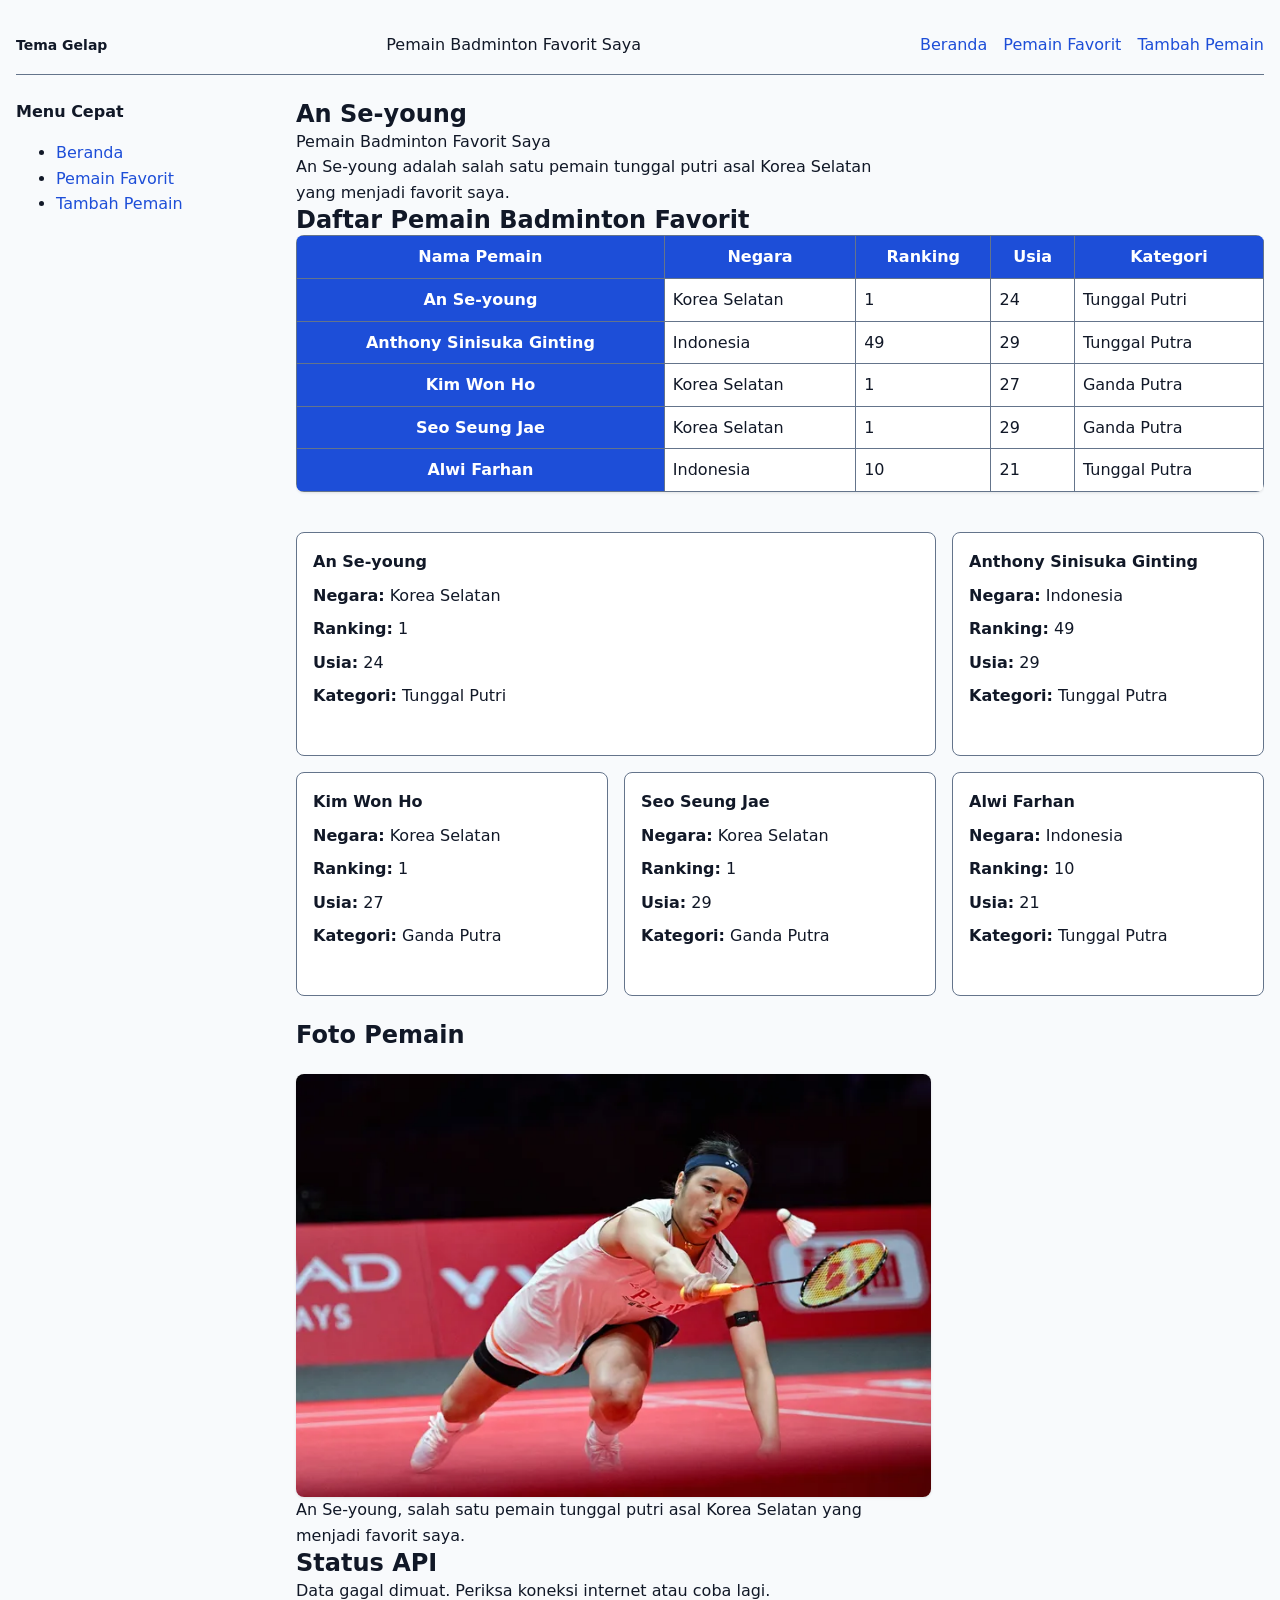
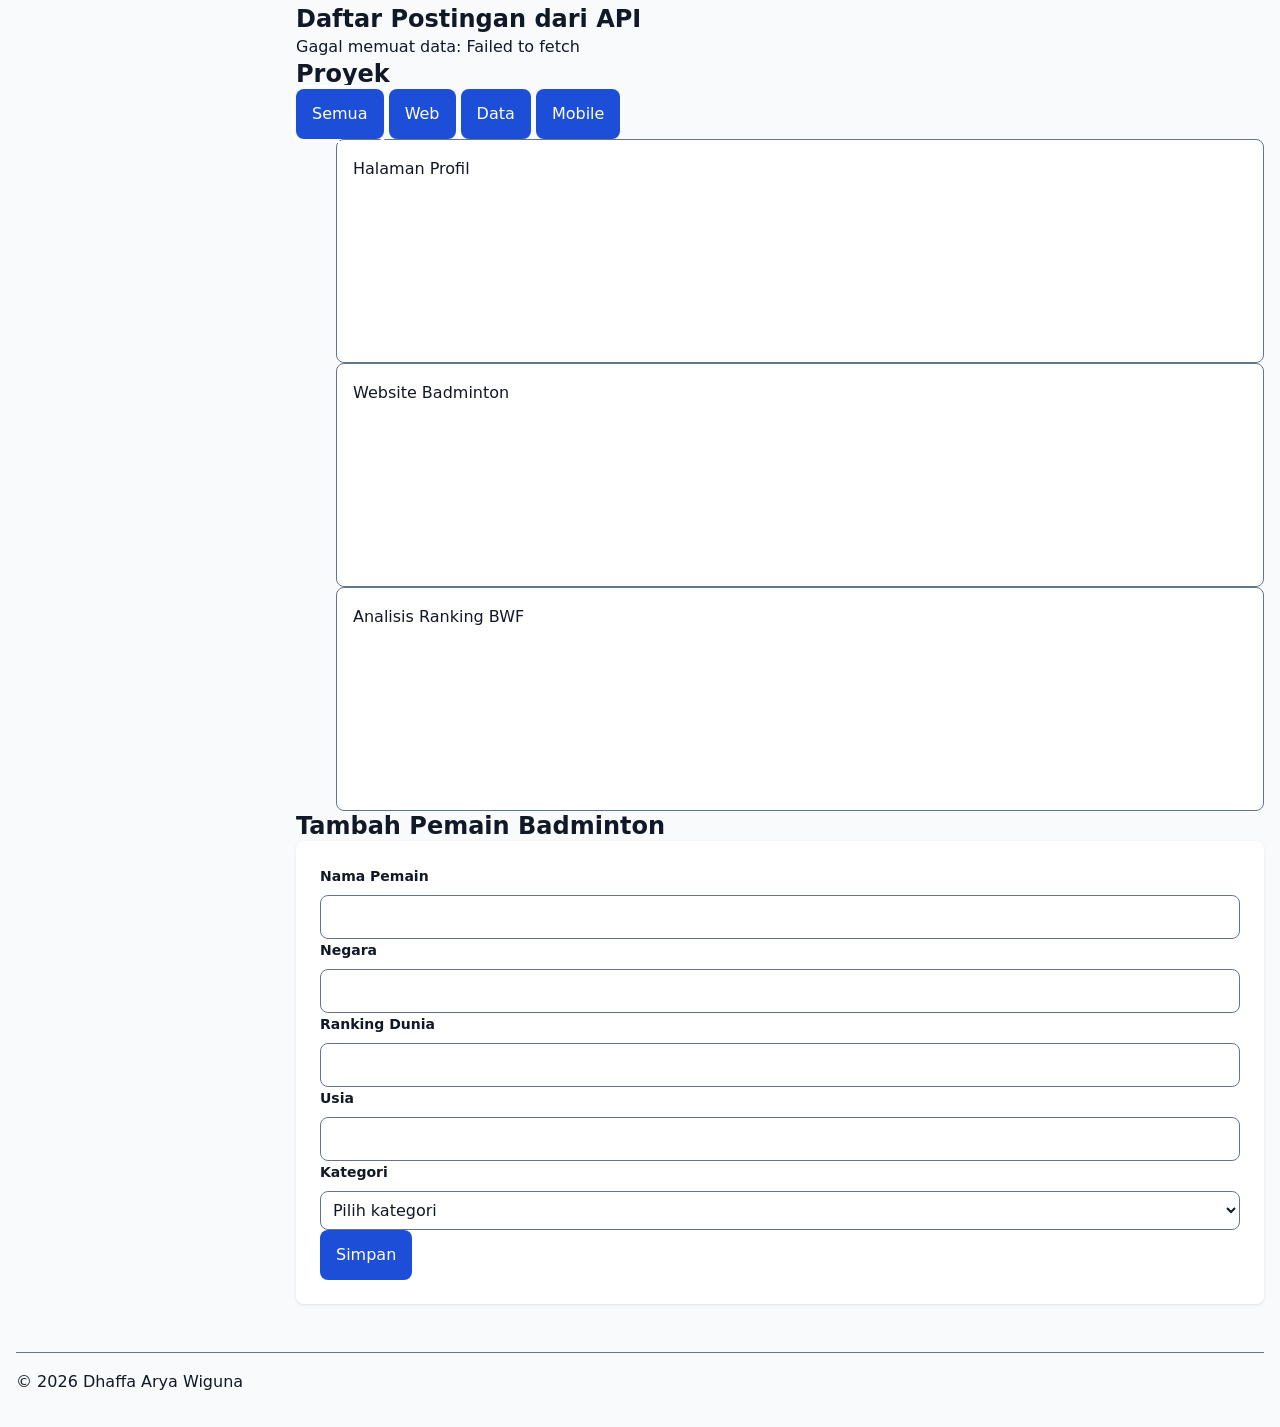
<file: worksheet-p10/profil.html>
<!doctype html>
<html lang="id">
  <head>
    <meta charset="UTF-8" />
    <meta name="viewport" content="width=device-width, initial-scale=1.0" />
    <title>Pemain Badminton Favorit Saya</title>

    <link rel="stylesheet" href="tokens.css" />
    <link rel="stylesheet" href="base.css" />
    <link rel="stylesheet" href="layout.css" />
    <link rel="stylesheet" href="komponen.css" />
    <link rel="stylesheet" href="tema.css" />
    <link rel="stylesheet" href="responsif.css" />
  </head>

  <body id="top" class="page">
    <header>
      <nav class="top-nav">
        <input type="checkbox" id="tema" class="pengalih-tema" />
        <label for="tema" class="tombol-tema">Tema Gelap</label>

        <div class="nav-logo">Pemain Badminton Favorit Saya</div>

        <div class="nav-menu">
          <a href="#beranda">Beranda</a>
          <a href="#pemain-favorit">Pemain Favorit</a>
          <a href="#tambah-pemain">Tambah Pemain</a>
        </div>
      </nav>
    </header>

    <main class="isi">
      <aside class="sidebar">
        <h3>Menu Cepat</h3>

        <ul>
          <li><a href="#beranda">Beranda</a></li>
          <li><a href="#pemain-favorit">Pemain Favorit</a></li>
          <li><a href="#tambah-pemain">Tambah Pemain</a></li>
        </ul>
      </aside>

      <section class="utama">
        <section class="hero-banner" id="beranda">
          <div class="hero-content">
            <h2>An Se-young</h2>
            <p class="hero-subtitle">Pemain Badminton Favorit Saya</p>
            <p>
              An Se-young adalah salah satu pemain tunggal putri asal Korea
              Selatan yang menjadi favorit saya.
            </p>
          </div>
        </section>

        <section id="pemain-favorit" class="utama">
          <h2>Daftar Pemain Badminton Favorit</h2>

          <div class="table-wrapper">
            <table>
              <thead>
                <tr>
                  <th scope="col">Nama Pemain</th>
                  <th scope="col">Negara</th>
                  <th scope="col">Ranking</th>
                  <th scope="col">Usia</th>
                  <th scope="col">Kategori</th>
                </tr>
              </thead>

              <tbody>
                <tr>
                  <th scope="row">An Se-young</th>
                  <td>Korea Selatan</td>
                  <td>1</td>
                  <td>24</td>
                  <td>Tunggal Putri</td>
                </tr>

                <tr>
                  <th scope="row">Anthony Sinisuka Ginting</th>
                  <td>Indonesia</td>
                  <td>49</td>
                  <td>29</td>
                  <td>Tunggal Putra</td>
                </tr>

                <tr>
                  <th scope="row">Kim Won Ho</th>
                  <td>Korea Selatan</td>
                  <td>1</td>
                  <td>27</td>
                  <td>Ganda Putra</td>
                </tr>

                <tr>
                  <th scope="row">Seo Seung Jae</th>
                  <td>Korea Selatan</td>
                  <td>1</td>
                  <td>29</td>
                  <td>Ganda Putra</td>
                </tr>

                <tr>
                  <th scope="row">Alwi Farhan</th>
                  <td>Indonesia</td>
                  <td>10</td>
                  <td>21</td>
                  <td>Tunggal Putra</td>
                </tr>
              </tbody>
            </table>
          </div>

          <div class="galeri">
            <article class="kartu sorotan">
              <h3>An Se-young</h3>
              <p><strong>Negara:</strong> Korea Selatan</p>
              <p><strong>Ranking:</strong> 1</p>
              <p><strong>Usia:</strong> 24</p>
              <p><strong>Kategori:</strong> Tunggal Putri</p>
            </article>

            <article class="kartu">
              <h3>Anthony Sinisuka Ginting</h3>
              <p><strong>Negara:</strong> Indonesia</p>
              <p><strong>Ranking:</strong> 49</p>
              <p><strong>Usia:</strong> 29</p>
              <p><strong>Kategori:</strong> Tunggal Putra</p>
            </article>

            <article class="kartu">
              <h3>Kim Won Ho</h3>
              <p><strong>Negara:</strong> Korea Selatan</p>
              <p><strong>Ranking:</strong> 1</p>
              <p><strong>Usia:</strong> 27</p>
              <p><strong>Kategori:</strong> Ganda Putra</p>
            </article>

            <article class="kartu">
              <h3>Seo Seung Jae</h3>
              <p><strong>Negara:</strong> Korea Selatan</p>
              <p><strong>Ranking:</strong> 1</p>
              <p><strong>Usia:</strong> 29</p>
              <p><strong>Kategori:</strong> Ganda Putra</p>
            </article>

            <article class="kartu">
              <h3>Alwi Farhan</h3>
              <p><strong>Negara:</strong> Indonesia</p>
              <p><strong>Ranking:</strong> 10</p>
              <p><strong>Usia:</strong> 21</p>
              <p><strong>Kategori:</strong> Tunggal Putra</p>
            </article>
          </div>

          <div class="foto-profil">
            <div>
              <h2>Foto Pemain</h2>

              <figure class="player-photo">
                <img
                  src="an se-young.webp"
                  alt="An Se-young sedang bertanding dalam pertandingan Kejuaraan Dunia BWF 2026"
                  width="640"
                  height="360"
                  loading="lazy"
                />

                <figcaption>
                  An Se-young, salah satu pemain tunggal putri asal Korea
                  Selatan yang menjadi favorit saya.
                </figcaption>
              </figure>
            </div>
          </div>
        </section>

        <section id="status-api">
          <h2>Status API</h2>
          <p id="pesan-api" role="status" aria-live="polite">
            Belum ada data yang dimuat.
          </p>
        </section>

        <section id="data-api">
          <h2>Daftar Postingan dari API</h2>
          <div id="daftar-notisia">Belum ada data yang dimuat.</div>
        </section>

        <section>
          <h2>Proyek</h2>

          <div id="filter">
            <button data-kategori="semua" class="aktif">Semua</button>
            <button data-kategori="web">Web</button>
            <button data-kategori="data">Data</button>
            <button data-kategori="mobile">Mobile</button>
          </div>

          <ul id="daftar"></ul>

          <p id="pesan-kosong" hidden>Tidak ada proyek pada kategori itu.</p>
        </section>

        <section id="tambah-pemain">
          <h2>Tambah Pemain Badminton</h2>

          <form action="/simpan" method="post">
            <div class="form-kolom">
              <label for="nama-pemain">Nama Pemain</label>
              <input type="text" id="nama-pemain" name="nama-pemain" required />
            </div>

            <div class="form-kolom">
              <label for="negara">Negara</label>
              <input type="text" id="negara" name="negara" required />
            </div>

            <div class="form-kolom">
              <label for="ranking">Ranking Dunia</label>
              <input
                type="number"
                id="ranking"
                name="ranking"
                min="1"
                max="999"
                required
              />
            </div>

            <div class="form-kolom">
              <label for="usia">Usia</label>
              <input
                type="number"
                id="usia"
                name="usia"
                min="10"
                max="60"
                required
              />
            </div>

            <div class="form-kolom">
              <label for="kategori">Kategori</label>
              <select id="kategori" name="kategori" required>
                <option value="">Pilih kategori</option>
                <option>Tunggal Putra</option>
                <option>Tunggal Putri</option>
                <option>Ganda Putra</option>
                <option>Ganda Putri</option>
                <option>Ganda Campuran</option>
              </select>
            </div>

            <button type="submit">Simpan</button>
          </form>
        </section>
      </section>
    </main>

    <footer>
      <p>&copy; 2026 Dhaffa Arya Wiguna</p>
    </footer>

    <script type="module" src="js/app.js"></script>
    <script type="module" src="js/dom.js"></script>
    <script type="module" src="./js/uji-api.js"></script>
  </body>
</html>
</file>
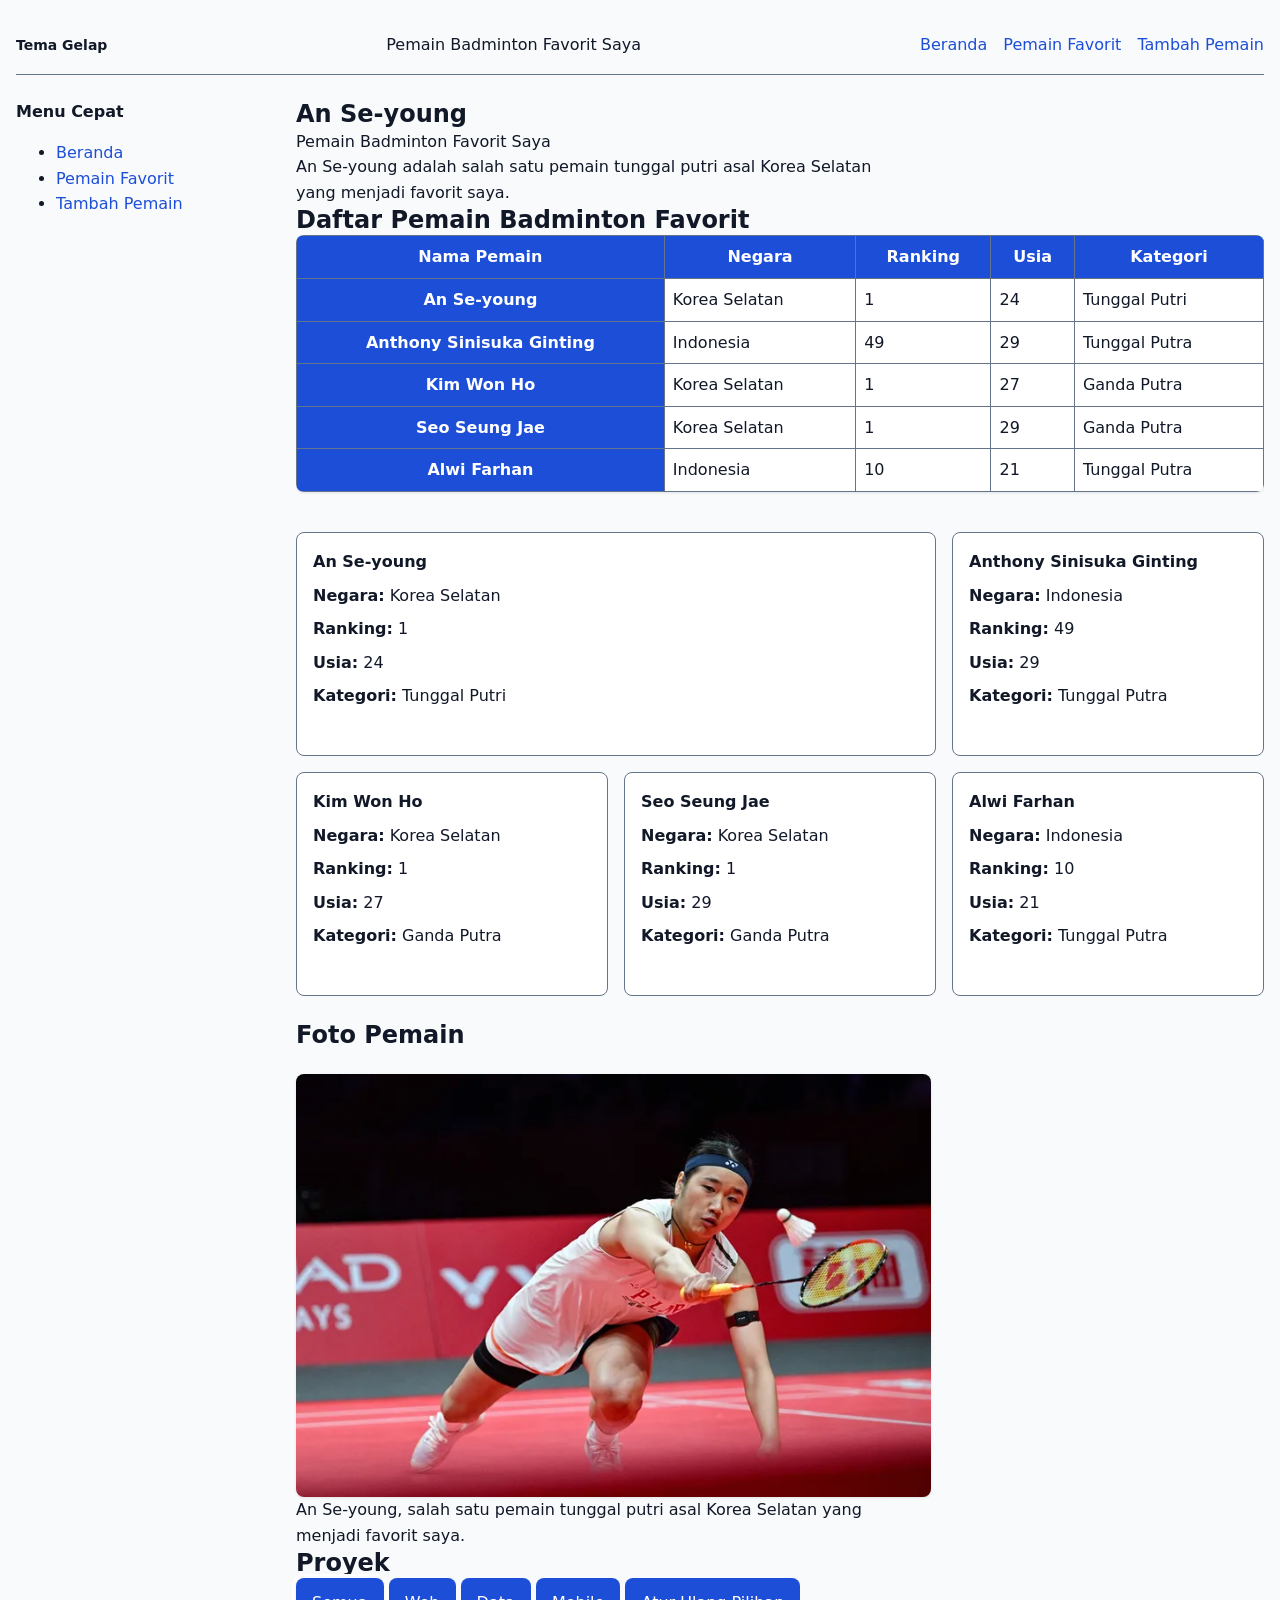
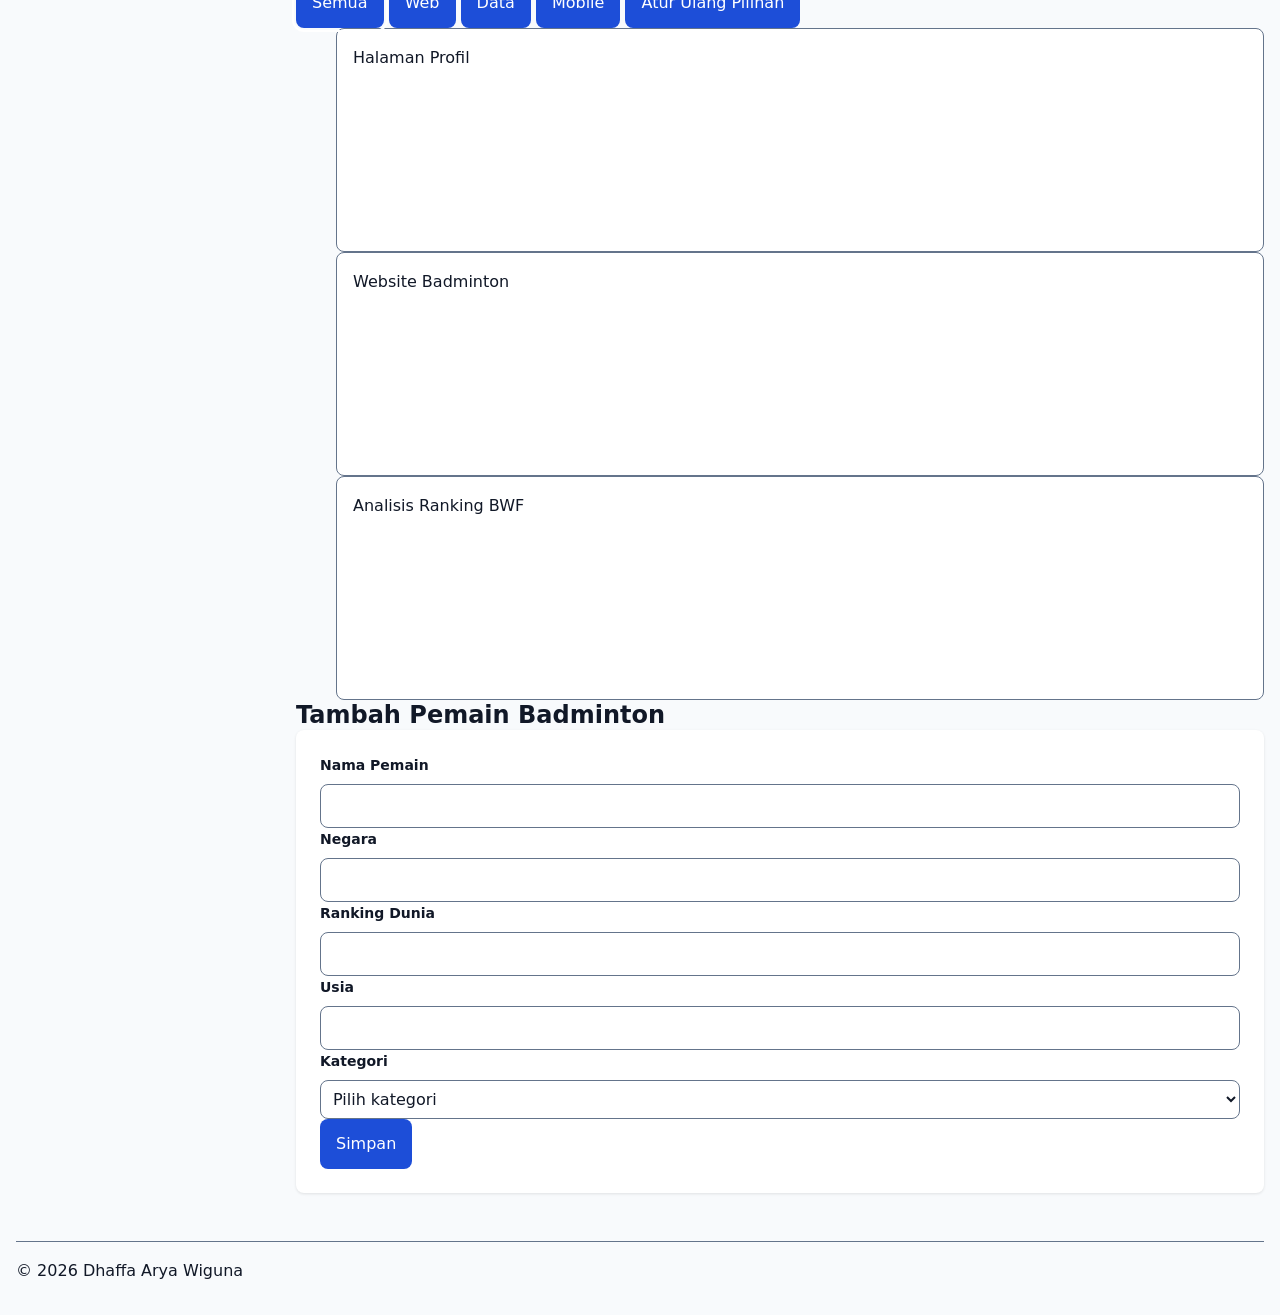
<file: worksheet-p11/profil.html>
<!doctype html>
<html lang="id">
  <head>
    <meta charset="UTF-8" />
    <meta name="viewport" content="width=device-width, initial-scale=1.0" />
    <title>Pemain Badminton Favorit Saya</title>

    <link rel="stylesheet" href="tokens.css" />
    <link rel="stylesheet" href="base.css" />
    <link rel="stylesheet" href="layout.css" />
    <link rel="stylesheet" href="komponen.css" />
    <link rel="stylesheet" href="tema.css" />
    <link rel="stylesheet" href="responsif.css" />
  </head>

  <body id="top" class="page">
    <header>
      <nav class="top-nav">
        <input type="checkbox" id="tema" class="pengalih-tema" />
        <label for="tema" class="tombol-tema">Tema Gelap</label>

        <div class="nav-logo">Pemain Badminton Favorit Saya</div>

        <div class="nav-menu">
          <a href="#beranda">Beranda</a>
          <a href="#pemain-favorit">Pemain Favorit</a>
          <a href="#tambah-pemain">Tambah Pemain</a>
        </div>
      </nav>
    </header>

    <main class="isi">
      <aside class="sidebar">
        <h3>Menu Cepat</h3>

        <ul>
          <li><a href="#beranda">Beranda</a></li>
          <li><a href="#pemain-favorit">Pemain Favorit</a></li>
          <li><a href="#tambah-pemain">Tambah Pemain</a></li>
        </ul>
      </aside>

      <section class="utama">
        <section class="hero-banner" id="beranda">
          <div class="hero-content">
            <h2>An Se-young</h2>
            <p class="hero-subtitle">Pemain Badminton Favorit Saya</p>
            <p>
              An Se-young adalah salah satu pemain tunggal putri asal Korea
              Selatan yang menjadi favorit saya.
            </p>
          </div>
        </section>

        <section id="pemain-favorit" class="utama">
          <h2>Daftar Pemain Badminton Favorit</h2>

          <div class="table-wrapper">
            <table>
              <thead>
                <tr>
                  <th scope="col">Nama Pemain</th>
                  <th scope="col">Negara</th>
                  <th scope="col">Ranking</th>
                  <th scope="col">Usia</th>
                  <th scope="col">Kategori</th>
                </tr>
              </thead>

              <tbody>
                <tr>
                  <th scope="row">An Se-young</th>
                  <td>Korea Selatan</td>
                  <td>1</td>
                  <td>24</td>
                  <td>Tunggal Putri</td>
                </tr>

                <tr>
                  <th scope="row">Anthony Sinisuka Ginting</th>
                  <td>Indonesia</td>
                  <td>49</td>
                  <td>29</td>
                  <td>Tunggal Putra</td>
                </tr>

                <tr>
                  <th scope="row">Kim Won Ho</th>
                  <td>Korea Selatan</td>
                  <td>1</td>
                  <td>27</td>
                  <td>Ganda Putra</td>
                </tr>

                <tr>
                  <th scope="row">Seo Seung Jae</th>
                  <td>Korea Selatan</td>
                  <td>1</td>
                  <td>29</td>
                  <td>Ganda Putra</td>
                </tr>

                <tr>
                  <th scope="row">Alwi Farhan</th>
                  <td>Indonesia</td>
                  <td>10</td>
                  <td>21</td>
                  <td>Tunggal Putra</td>
                </tr>
              </tbody>
            </table>
          </div>

          <div class="galeri">
            <article class="kartu sorotan">
              <h3>An Se-young</h3>
              <p><strong>Negara:</strong> Korea Selatan</p>
              <p><strong>Ranking:</strong> 1</p>
              <p><strong>Usia:</strong> 24</p>
              <p><strong>Kategori:</strong> Tunggal Putri</p>
            </article>

            <article class="kartu">
              <h3>Anthony Sinisuka Ginting</h3>
              <p><strong>Negara:</strong> Indonesia</p>
              <p><strong>Ranking:</strong> 49</p>
              <p><strong>Usia:</strong> 29</p>
              <p><strong>Kategori:</strong> Tunggal Putra</p>
            </article>

            <article class="kartu">
              <h3>Kim Won Ho</h3>
              <p><strong>Negara:</strong> Korea Selatan</p>
              <p><strong>Ranking:</strong> 1</p>
              <p><strong>Usia:</strong> 27</p>
              <p><strong>Kategori:</strong> Ganda Putra</p>
            </article>

            <article class="kartu">
              <h3>Seo Seung Jae</h3>
              <p><strong>Negara:</strong> Korea Selatan</p>
              <p><strong>Ranking:</strong> 1</p>
              <p><strong>Usia:</strong> 29</p>
              <p><strong>Kategori:</strong> Ganda Putra</p>
            </article>

            <article class="kartu">
              <h3>Alwi Farhan</h3>
              <p><strong>Negara:</strong> Indonesia</p>
              <p><strong>Ranking:</strong> 10</p>
              <p><strong>Usia:</strong> 21</p>
              <p><strong>Kategori:</strong> Tunggal Putra</p>
            </article>
          </div>

          <div class="foto-profil">
            <div>
              <h2>Foto Pemain</h2>

              <figure class="player-photo">
                <img
                  src="an se-young.webp"
                  alt="An Se-young sedang bertanding dalam pertandingan Kejuaraan Dunia BWF 2026"
                  width="640"
                  height="360"
                  loading="lazy"
                />

                <figcaption>
                  An Se-young, salah satu pemain tunggal putri asal Korea
                  Selatan yang menjadi favorit saya.
                </figcaption>
              </figure>
            </div>
          </div>
        </section>

        <section>
          <h2>Proyek</h2>

          <div id="filter">
            <button data-kategori="semua" class="aktif">Semua</button>
            <button data-kategori="web">Web</button>
            <button data-kategori="data">Data</button>
            <button data-kategori="mobile">Mobile</button>
            <button type="button" id="atur-ulang">Atur Ulang Pilihan</button>
          </div>

          <ul id="daftar"></ul>

          <p id="pesan-kosong" hidden>Tidak ada proyek pada kategori itu.</p>
        </section>

        <section id="tambah-pemain">
          <h2>Tambah Pemain Badminton</h2>

          <form action="/simpan" method="post" novalidate>
            <div class="form-kolom">
              <label for="nama-pemain">Nama Pemain</label>
              <input type="text" id="nama-pemain" name="nama-pemain" required />
            </div>

            <div class="form-kolom">
              <label for="negara">Negara</label>
              <input type="text" id="negara" name="negara" required />
            </div>

            <div class="form-kolom">
              <label for="ranking">Ranking Dunia</label>
              <input
                type="number"
                id="ranking"
                name="ranking"
                min="1"
                max="999"
                required
              />
            </div>

            <div class="form-kolom">
              <label for="usia">Usia</label>
              <input
                type="number"
                id="usia"
                name="usia"
                min="10"
                max="60"
                required
              />
            </div>

            <div class="form-kolom">
              <label for="kategori">Kategori</label>
              <select id="kategori" name="kategori" required>
                <option value="">Pilih kategori</option>
                <option>Tunggal Putra</option>
                <option>Tunggal Putri</option>
                <option>Ganda Putra</option>
                <option>Ganda Putri</option>
                <option>Ganda Campuran</option>
              </select>
            </div>

            <button type="submit">Simpan</button>
          </form>
        </section>
      </section>
    </main>

    <footer>
      <p>&copy; 2026 Dhaffa Arya Wiguna</p>
    </footer>

    <script type="module" src="js/app.js"></script>
    <script type="module" src="js/dom.js"></script>
  </body>
</html>
</file>
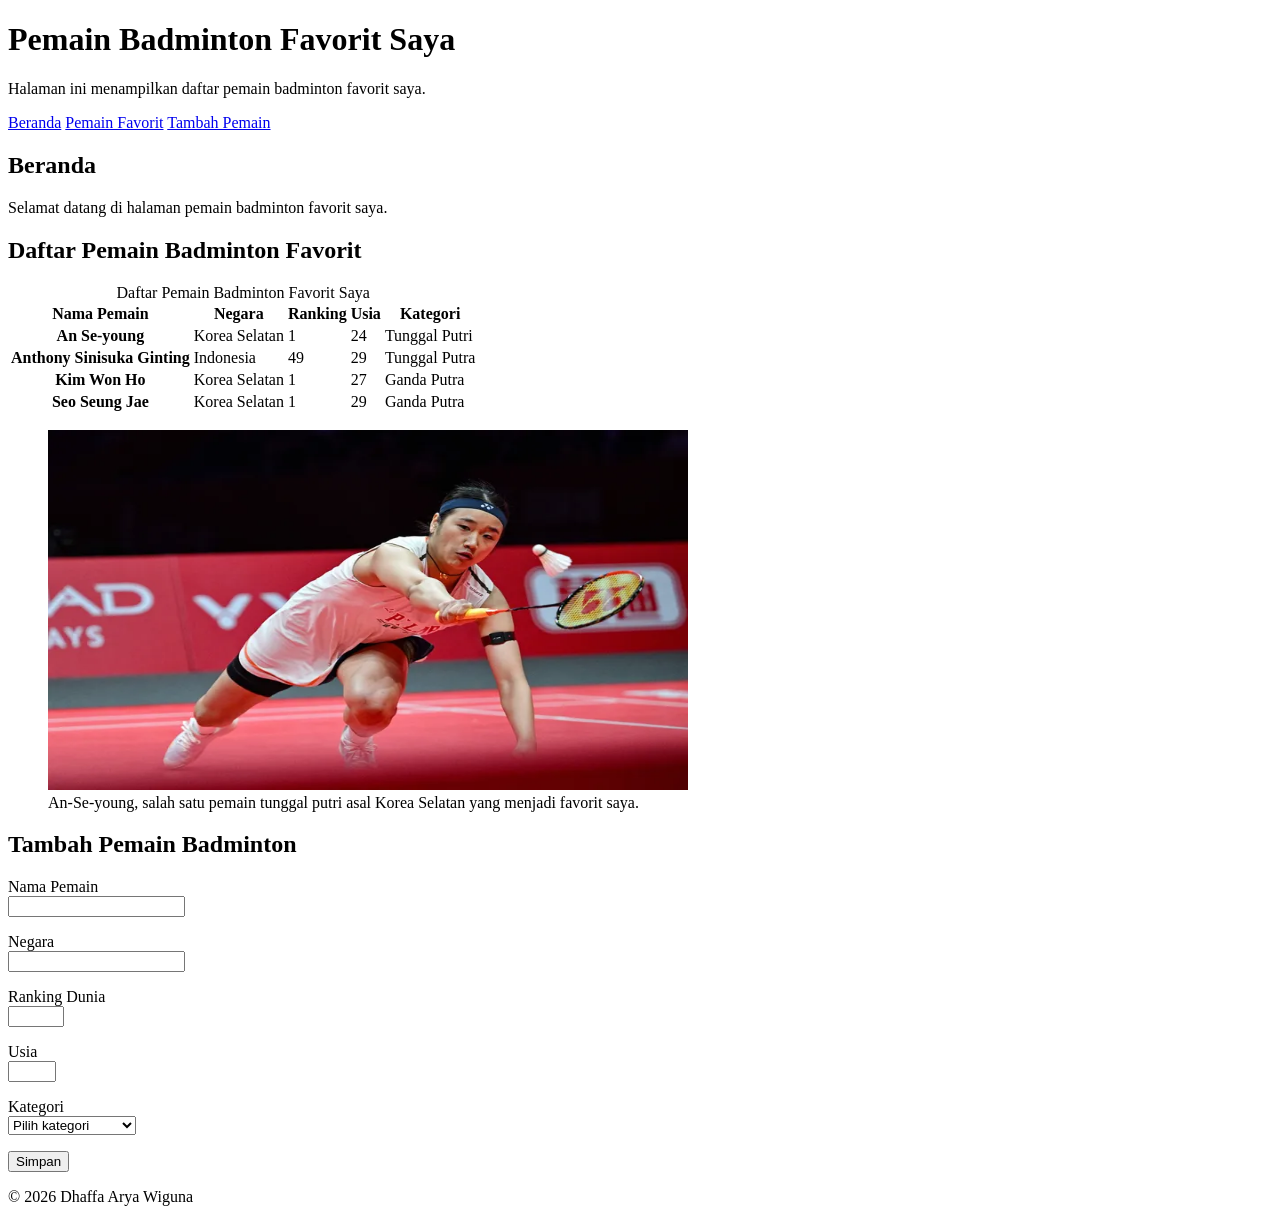
<file: worksheet-p3/profil.html>
<!doctype html>
<html lang="id">
  <head>
    <meta charset="UTF-8" />
    <meta name="viewport" content="width=device-width, initial-scale=1.0" />
    <title>Pemain Badminton Favorit Saya</title>
  </head>

  <body>
    <header>
      <h1>Pemain Badminton Favorit Saya</h1>
      <p>Halaman ini menampilkan daftar pemain badminton favorit saya.</p>
    </header>

    <nav>
      <a href="#beranda">Beranda</a>
      <a href="#pemain-favorit">Pemain Favorit</a>
      <a href="#tambah-pemain">Tambah Pemain</a>
    </nav>

    <main>
      <section id="beranda">
        <h2>Beranda</h2>
        <p>Selamat datang di halaman pemain badminton favorit saya.</p>
      </section>

      <section id="pemain-favorit">
        <h2>Daftar Pemain Badminton Favorit</h2>

        <table>
          <caption>
            Daftar Pemain Badminton Favorit Saya
          </caption>

          <thead>
            <tr>
              <th scope="col">Nama Pemain</th>
              <th scope="col">Negara</th>
              <th scope="col">Ranking</th>
              <th scope="col">Usia</th>
              <th scope="col">Kategori</th>
            </tr>
          </thead>

          <tbody>
            <tr>
              <th scope="row">An Se-young</th>
              <td>Korea Selatan</td>
              <td>1</td>
              <td>24</td>
              <td>Tunggal Putri</td>
            </tr>

            <tr>
              <th scope="row">Anthony Sinisuka Ginting</th>
              <td>Indonesia</td>
              <td>49</td>
              <td>29</td>
              <td>Tunggal Putra</td>
            </tr>

            <tr>
              <th scope="row">Kim Won Ho</th>
              <td>Korea Selatan</td>
              <td>1</td>
              <td>27</td>
              <td>Ganda Putra</td>
            </tr>

            <tr>
              <th scope="row">Seo Seung Jae</th>
              <td>Korea Selatan</td>
              <td>1</td>
              <td>29</td>
              <td>Ganda Putra</td>
            </tr>
          </tbody>
        </table>

        <figure>
          <img
            src="an se-young.webp"
            alt="An Se-young sedang bertanding dalam pertandingan Kejuaraan Dunia BWF 2026"
            width="640"
            height="360"
            loading="lazy"
          />
          <figcaption>
            An-Se-young, salah satu pemain tunggal putri asal Korea Selatan yang
            menjadi favorit saya.
          </figcaption>
        </figure>
      </section>

      <section id="tambah-pemain">
        <h2>Tambah Pemain Badminton</h2>

        <form action="/simpan" method="post">
          <p>
            <label for="nama-pemain">Nama Pemain</label><br />
            <input type="text" id="nama-pemain" name="nama-pemain" required />
          </p>

          <p>
            <label for="negara">Negara</label><br />
            <input type="text" id="negara" name="negara" required />
          </p>

          <p>
            <label for="ranking">Ranking Dunia</label><br />
            <input
              type="number"
              id="ranking"
              name="ranking"
              min="1"
              max="999"
              required
            />
          </p>

          <p>
            <label for="usia">Usia</label><br />
            <input
              type="number"
              id="usia"
              name="usia"
              min="10"
              max="60"
              required
            />
          </p>

          <p>
            <label for="kategori">Kategori</label><br />
            <select id="kategori" name="kategori" required>
              <option value="">Pilih kategori</option>
              <option>Tunggal Putra</option>
              <option>Tunggal Putri</option>
              <option>Ganda Putra</option>
              <option>Ganda Putri</option>
              <option>Ganda Campuran</option>
            </select>
          </p>

          <button type="submit">Simpan</button>
        </form>
      </section>
    </main>

    <footer>
      <p>&copy; 2026 Dhaffa Arya Wiguna</p>
    </footer>
  </body>
</html>
</file>
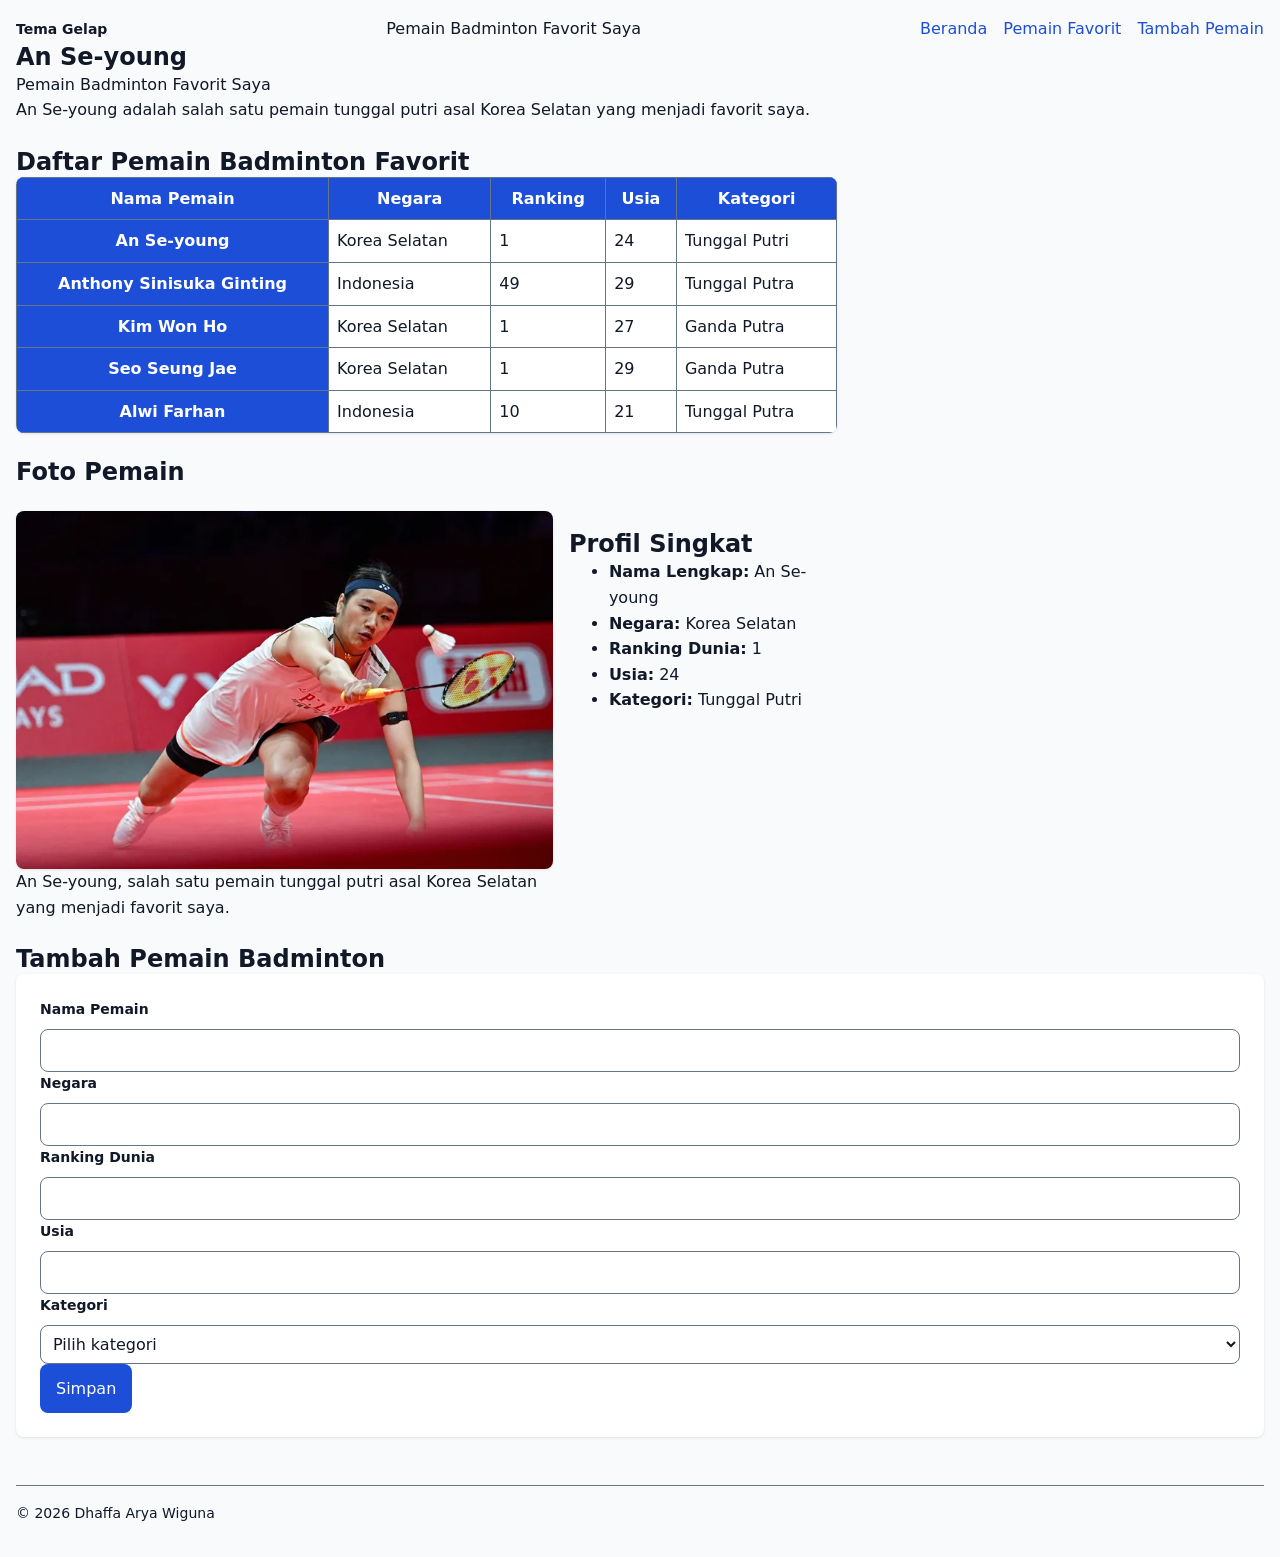
<file: worksheet-p4/profil.html>
<!doctype html>
<html lang="id">
  <head>
    <meta charset="UTF-8" />
    <meta name="viewport" content="width=device-width, initial-scale=1.0" />
    <title>Pemain Badminton Favorit Saya</title>

    <link rel="stylesheet" href="tokens.css" />
    <link rel="stylesheet" href="base.css" />
    <link rel="stylesheet" href="layout.css" />
    <link rel="stylesheet" href="komponen.css" />
    <link rel="stylesheet" href="tema.css" />
  </head>

  <body id="top">
    <nav class="top-nav">
      <input type="checkbox" id="tema" class="pengalih-tema" />
      <label for="tema" class="tombol-tema">Tema Gelap</label>

      <div class="nav-logo">Pemain Badminton Favorit Saya</div>

      <div class="nav-menu">
        <a href="#beranda">Beranda</a>
        <a href="#pemain-favorit">Pemain Favorit</a>
        <a href="#tambah-pemain">Tambah Pemain</a>
      </div>
    </nav>

    <section class="hero-banner">
      <div class="hero-content">
        <h2>An Se-young</h2>
        <p class="hero-subtitle">Pemain Badminton Favorit Saya</p>
        <p>
          An Se-young adalah salah satu pemain tunggal putri asal Korea Selatan
          yang menjadi favorit saya.
        </p>
      </div>
    </section>

    <section id="beranda"></section>

    <main>
      <div class="content-grid">
        <section id="pemain-favorit">
          <h2>Daftar Pemain Badminton Favorit</h2>

          <table>
            <thead>
              <tr>
                <th scope="col">Nama Pemain</th>
                <th scope="col">Negara</th>
                <th scope="col">Ranking</th>
                <th scope="col">Usia</th>
                <th scope="col">Kategori</th>
              </tr>
            </thead>

            <tbody>
              <tr>
                <th scope="row">An Se-young</th>
                <td>Korea Selatan</td>
                <td>1</td>
                <td>24</td>
                <td>Tunggal Putri</td>
              </tr>

              <tr>
                <th scope="row">Anthony Sinisuka Ginting</th>
                <td>Indonesia</td>
                <td>49</td>
                <td>29</td>
                <td>Tunggal Putra</td>
              </tr>

              <tr>
                <th scope="row">Kim Won Ho</th>
                <td>Korea Selatan</td>
                <td>1</td>
                <td>27</td>
                <td>Ganda Putra</td>
              </tr>

              <tr>
                <th scope="row">Seo Seung Jae</th>
                <td>Korea Selatan</td>
                <td>1</td>
                <td>29</td>
                <td>Ganda Putra</td>
              </tr>

              <tr>
                <th scope="row">Alwi Farhan</th>
                <td>Indonesia</td>
                <td>10</td>
                <td>21</td>
                <td>Tunggal Putra</td>
              </tr>
            </tbody>
          </table>

          <div class="foto-profil">
            <div>
              <h2>Foto Pemain</h2>

              <figure class="player-photo">
                <img
                  src="an se-young.webp"
                  alt="An Se-young sedang bertanding dalam pertandingan Kejuaraan Dunia BWF 2026"
                  width="640"
                  height="360"
                  loading="lazy"
                />

                <figcaption>
                  An Se-young, salah satu pemain tunggal putri asal Korea
                  Selatan yang menjadi favorit saya.
                </figcaption>
              </figure>
            </div>

            <aside class="profile-card">
              <h2>Profil Singkat</h2>
              <ul>
                <li><strong>Nama Lengkap:</strong> An Se-young</li>
                <li><strong>Negara:</strong> Korea Selatan</li>
                <li><strong>Ranking Dunia:</strong> 1</li>
                <li><strong>Usia:</strong> 24</li>
                <li><strong>Kategori:</strong> Tunggal Putri</li>
              </ul>
            </aside>
          </div>
        </section>
      </div>

      <section id="tambah-pemain">
        <h2>Tambah Pemain Badminton</h2>

        <form action="/simpan" method="post">
          <div class="form-kolom">
            <label for="nama-pemain">Nama Pemain</label>
            <input type="text" id="nama-pemain" name="nama-pemain" required />
          </div>

          <div class="form-kolom">
            <label for="negara">Negara</label>
            <input type="text" id="negara" name="negara" required />
          </div>

          <div class="form-kolom">
            <label for="ranking">Ranking Dunia</label>
            <input
              type="number"
              id="ranking"
              name="ranking"
              min="1"
              max="999"
              required
            />
          </div>

          <div class="form-kolom">
            <label for="usia">Usia</label>
            <input
              type="number"
              id="usia"
              name="usia"
              min="10"
              max="60"
              required
            />
          </div>

          <div class="form-kolom">
            <label for="kategori">Kategori</label>
            <select id="kategori" name="kategori" required>
              <option value="">Pilih kategori</option>
              <option>Tunggal Putra</option>
              <option>Tunggal Putri</option>
              <option>Ganda Putra</option>
              <option>Ganda Putri</option>
              <option>Ganda Campuran</option>
            </select>
          </div>

          <button type="submit">Simpan</button>
        </form>
      </section>
    </main>

    <footer>
      <p>&copy; 2026 Dhaffa Arya Wiguna</p>
    </footer>
  </body>
</html>
</file>
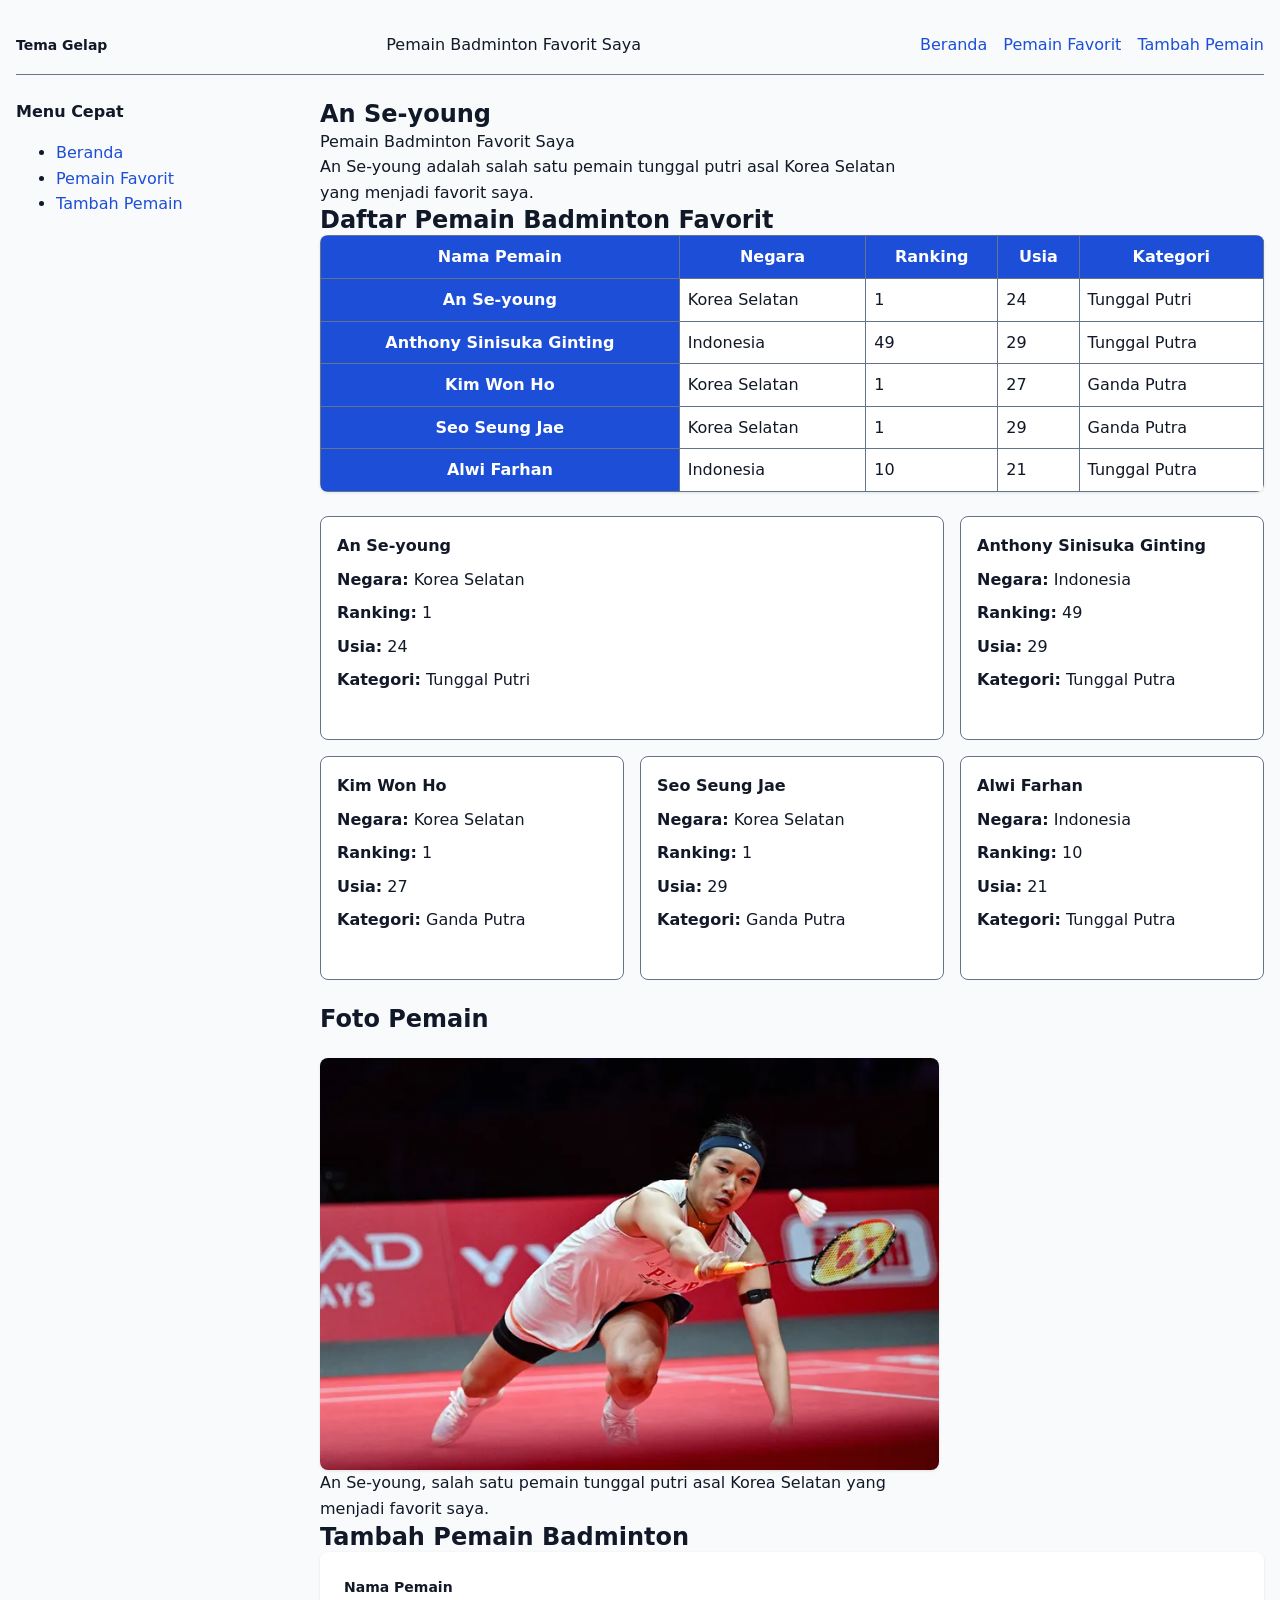
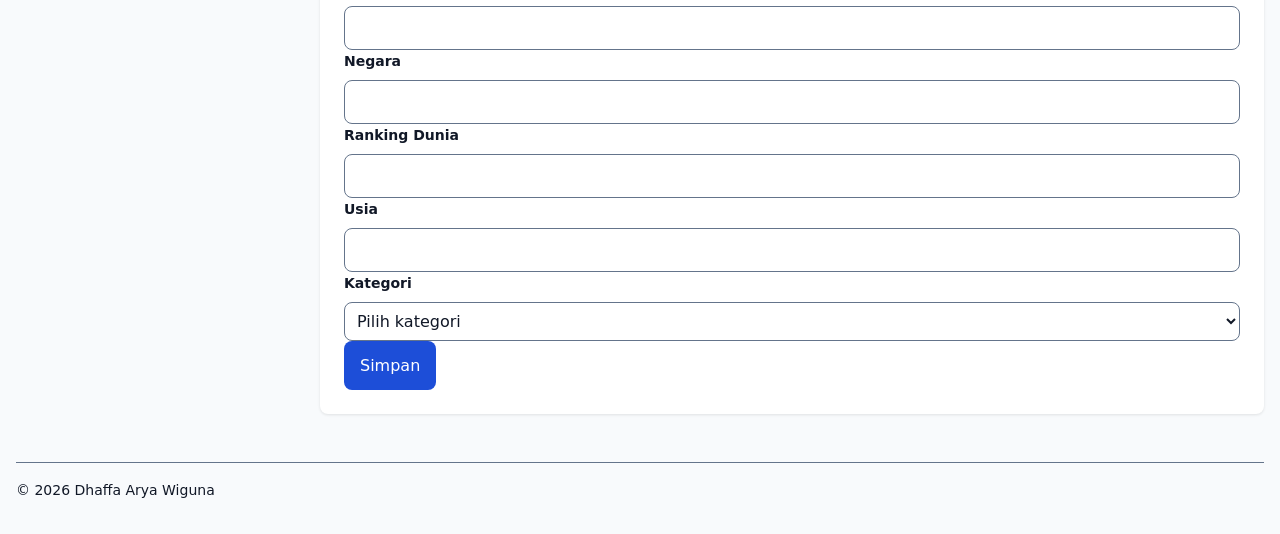
<file: worksheet-p5/profil.html>
<!doctype html>
<html lang="id">
  <head>
    <meta charset="UTF-8" />
    <meta name="viewport" content="width=device-width, initial-scale=1.0" />
    <title>Pemain Badminton Favorit Saya</title>

    <link rel="stylesheet" href="tokens.css" />
    <link rel="stylesheet" href="base.css" />
    <link rel="stylesheet" href="layout.css" />
    <link rel="stylesheet" href="komponen.css" />
    <link rel="stylesheet" href="tema.css" />
  </head>

  <body id="top" class="page">
    <header>
      <nav class="top-nav">
        <input type="checkbox" id="tema" class="pengalih-tema" />
        <label for="tema" class="tombol-tema">Tema Gelap</label>

        <div class="nav-logo">Pemain Badminton Favorit Saya</div>

        <div class="nav-menu">
          <a href="#beranda">Beranda</a>
          <a href="#pemain-favorit">Pemain Favorit</a>
          <a href="#tambah-pemain">Tambah Pemain</a>
        </div>
      </nav>
    </header>

    <main class="isi">
      <aside class="sidebar">
        <h3>Menu Cepat</h3>

        <ul>
          <li><a href="#beranda">Beranda</a></li>
          <li><a href="#pemain-favorit">Pemain Favorit</a></li>
          <li><a href="#tambah-pemain">Tambah Pemain</a></li>
        </ul>
      </aside>

      <section class="utama">
        <section class="hero-banner" id="beranda">
          <div class="hero-content">
            <h2>An Se-young</h2>
            <p class="hero-subtitle">Pemain Badminton Favorit Saya</p>
            <p>
              An Se-young adalah salah satu pemain tunggal putri asal Korea
              Selatan yang menjadi favorit saya.
            </p>
          </div>
        </section>

        <section id="pemain-favorit" class="utama">
          <h2>Daftar Pemain Badminton Favorit</h2>

          <table>
            <thead>
              <tr>
                <th scope="col">Nama Pemain</th>
                <th scope="col">Negara</th>
                <th scope="col">Ranking</th>
                <th scope="col">Usia</th>
                <th scope="col">Kategori</th>
              </tr>
            </thead>

            <tbody>
              <tr>
                <th scope="row">An Se-young</th>
                <td>Korea Selatan</td>
                <td>1</td>
                <td>24</td>
                <td>Tunggal Putri</td>
              </tr>

              <tr>
                <th scope="row">Anthony Sinisuka Ginting</th>
                <td>Indonesia</td>
                <td>49</td>
                <td>29</td>
                <td>Tunggal Putra</td>
              </tr>

              <tr>
                <th scope="row">Kim Won Ho</th>
                <td>Korea Selatan</td>
                <td>1</td>
                <td>27</td>
                <td>Ganda Putra</td>
              </tr>

              <tr>
                <th scope="row">Seo Seung Jae</th>
                <td>Korea Selatan</td>
                <td>1</td>
                <td>29</td>
                <td>Ganda Putra</td>
              </tr>

              <tr>
                <th scope="row">Alwi Farhan</th>
                <td>Indonesia</td>
                <td>10</td>
                <td>21</td>
                <td>Tunggal Putra</td>
              </tr>
            </tbody>
          </table>

          <div class="galeri">
            <article class="kartu sorotan">
              <h3>An Se-young</h3>
              <p><strong>Negara:</strong> Korea Selatan</p>
              <p><strong>Ranking:</strong> 1</p>
              <p><strong>Usia:</strong> 24</p>
              <p><strong>Kategori:</strong> Tunggal Putri</p>
            </article>

            <article class="kartu">
              <h3>Anthony Sinisuka Ginting</h3>
              <p><strong>Negara:</strong> Indonesia</p>
              <p><strong>Ranking:</strong> 49</p>
              <p><strong>Usia:</strong> 29</p>
              <p><strong>Kategori:</strong> Tunggal Putra</p>
            </article>

            <article class="kartu">
              <h3>Kim Won Ho</h3>
              <p><strong>Negara:</strong> Korea Selatan</p>
              <p><strong>Ranking:</strong> 1</p>
              <p><strong>Usia:</strong> 27</p>
              <p><strong>Kategori:</strong> Ganda Putra</p>
            </article>

            <article class="kartu">
              <h3>Seo Seung Jae</h3>
              <p><strong>Negara:</strong> Korea Selatan</p>
              <p><strong>Ranking:</strong> 1</p>
              <p><strong>Usia:</strong> 29</p>
              <p><strong>Kategori:</strong> Ganda Putra</p>
            </article>

            <article class="kartu">
              <h3>Alwi Farhan</h3>
              <p><strong>Negara:</strong> Indonesia</p>
              <p><strong>Ranking:</strong> 10</p>
              <p><strong>Usia:</strong> 21</p>
              <p><strong>Kategori:</strong> Tunggal Putra</p>
            </article>
          </div>

          <div class="foto-profil">
            <div>
              <h2>Foto Pemain</h2>

              <figure class="player-photo">
                <img
                  src="an se-young.webp"
                  alt="An Se-young sedang bertanding dalam pertandingan Kejuaraan Dunia BWF 2026"
                  width="640"
                  height="360"
                  loading="lazy"
                />

                <figcaption>
                  An Se-young, salah satu pemain tunggal putri asal Korea
                  Selatan yang menjadi favorit saya.
                </figcaption>
              </figure>
            </div>
          </div>
        </section>

        <section id="tambah-pemain">
          <h2>Tambah Pemain Badminton</h2>

          <form action="/simpan" method="post">
            <div class="form-kolom">
              <label for="nama-pemain">Nama Pemain</label>
              <input type="text" id="nama-pemain" name="nama-pemain" required />
            </div>

            <div class="form-kolom">
              <label for="negara">Negara</label>
              <input type="text" id="negara" name="negara" required />
            </div>

            <div class="form-kolom">
              <label for="ranking">Ranking Dunia</label>
              <input
                type="number"
                id="ranking"
                name="ranking"
                min="1"
                max="999"
                required
              />
            </div>

            <div class="form-kolom">
              <label for="usia">Usia</label>
              <input
                type="number"
                id="usia"
                name="usia"
                min="10"
                max="60"
                required
              />
            </div>

            <div class="form-kolom">
              <label for="kategori">Kategori</label>
              <select id="kategori" name="kategori" required>
                <option value="">Pilih kategori</option>
                <option>Tunggal Putra</option>
                <option>Tunggal Putri</option>
                <option>Ganda Putra</option>
                <option>Ganda Putri</option>
                <option>Ganda Campuran</option>
              </select>
            </div>

            <button type="submit">Simpan</button>
          </form>
        </section>
      </section>
    </main>

    <footer>
      <p>&copy; 2026 Dhaffa Arya Wiguna</p>
    </footer>
  </body>
</html>
</file>
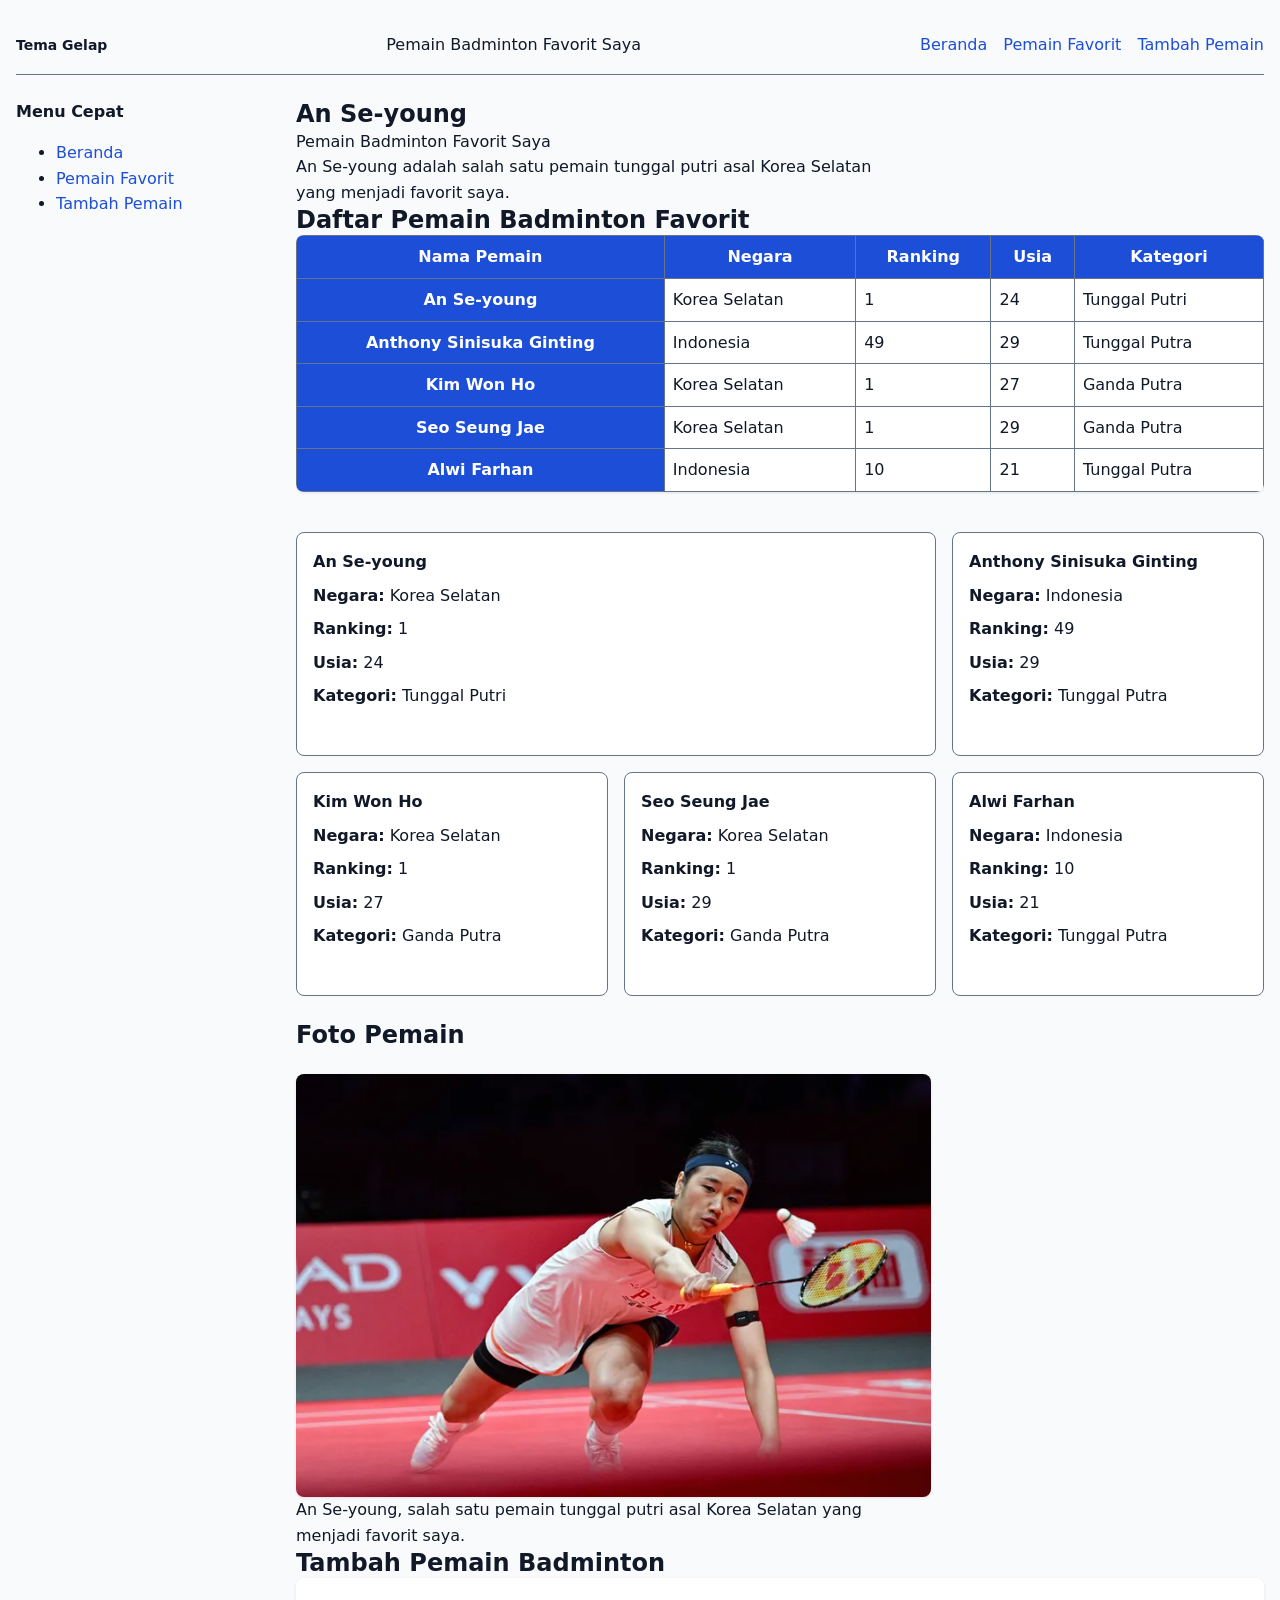
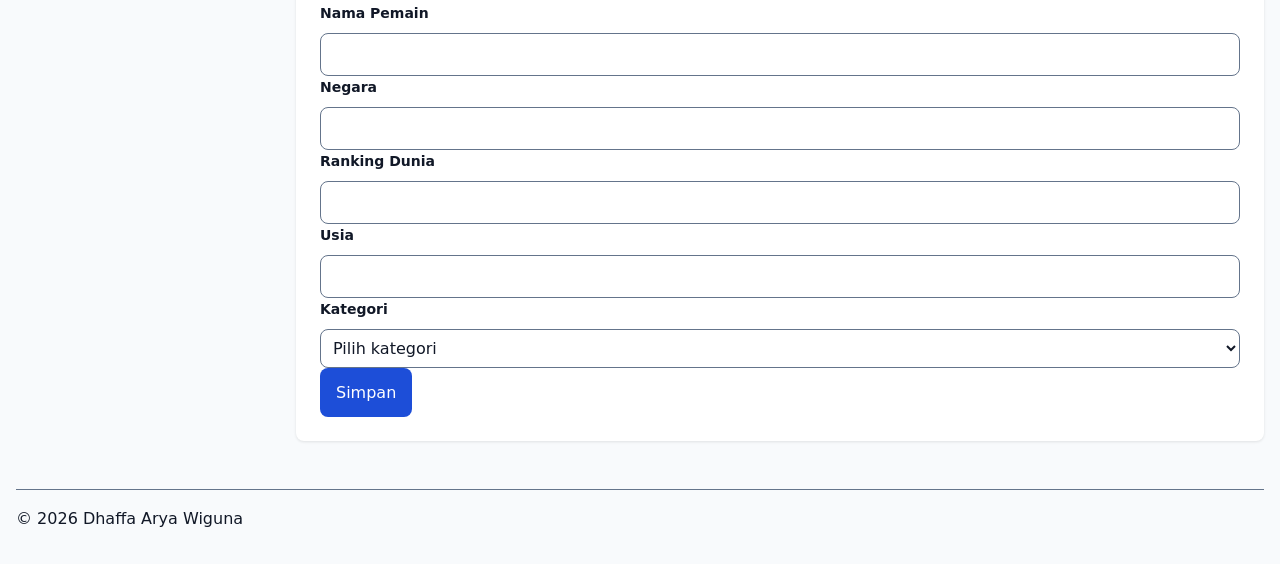
<file: worksheet-p6/profil.html>
<!doctype html>
<html lang="id">
  <head>
    <meta charset="UTF-8" />
    <meta name="viewport" content="width=device-width, initial-scale=1.0" />
    <title>Pemain Badminton Favorit Saya</title>

    <link rel="stylesheet" href="tokens.css" />
    <link rel="stylesheet" href="base.css" />
    <link rel="stylesheet" href="layout.css" />
    <link rel="stylesheet" href="komponen.css" />
    <link rel="stylesheet" href="tema.css" />
    <link rel="stylesheet" href="responsif.css" />
  </head>

  <body id="top" class="page">
    <header>
      <nav class="top-nav">
        <input type="checkbox" id="tema" class="pengalih-tema" />
        <label for="tema" class="tombol-tema">Tema Gelap</label>

        <div class="nav-logo">Pemain Badminton Favorit Saya</div>

        <div class="nav-menu">
          <a href="#beranda">Beranda</a>
          <a href="#pemain-favorit">Pemain Favorit</a>
          <a href="#tambah-pemain">Tambah Pemain</a>
        </div>
      </nav>
    </header>

    <main class="isi">
      <aside class="sidebar">
        <h3>Menu Cepat</h3>

        <ul>
          <li><a href="#beranda">Beranda</a></li>
          <li><a href="#pemain-favorit">Pemain Favorit</a></li>
          <li><a href="#tambah-pemain">Tambah Pemain</a></li>
        </ul>
      </aside>

      <section class="utama">
        <section class="hero-banner" id="beranda">
          <div class="hero-content">
            <h2>An Se-young</h2>
            <p class="hero-subtitle">Pemain Badminton Favorit Saya</p>
            <p>
              An Se-young adalah salah satu pemain tunggal putri asal Korea
              Selatan yang menjadi favorit saya.
            </p>
          </div>
        </section>

        <section id="pemain-favorit" class="utama">
          <h2>Daftar Pemain Badminton Favorit</h2>

          <div class="table-wrapper">
            <table>
              <thead>
                <tr>
                  <th scope="col">Nama Pemain</th>
                  <th scope="col">Negara</th>
                  <th scope="col">Ranking</th>
                  <th scope="col">Usia</th>
                  <th scope="col">Kategori</th>
                </tr>
              </thead>

              <tbody>
                <tr>
                  <th scope="row">An Se-young</th>
                  <td>Korea Selatan</td>
                  <td>1</td>
                  <td>24</td>
                  <td>Tunggal Putri</td>
                </tr>

                <tr>
                  <th scope="row">Anthony Sinisuka Ginting</th>
                  <td>Indonesia</td>
                  <td>49</td>
                  <td>29</td>
                  <td>Tunggal Putra</td>
                </tr>

                <tr>
                  <th scope="row">Kim Won Ho</th>
                  <td>Korea Selatan</td>
                  <td>1</td>
                  <td>27</td>
                  <td>Ganda Putra</td>
                </tr>

                <tr>
                  <th scope="row">Seo Seung Jae</th>
                  <td>Korea Selatan</td>
                  <td>1</td>
                  <td>29</td>
                  <td>Ganda Putra</td>
                </tr>

                <tr>
                  <th scope="row">Alwi Farhan</th>
                  <td>Indonesia</td>
                  <td>10</td>
                  <td>21</td>
                  <td>Tunggal Putra</td>
                </tr>
              </tbody>
            </table>
          </div>

          <div class="galeri">
            <article class="kartu sorotan">
              <h3>An Se-young</h3>
              <p><strong>Negara:</strong> Korea Selatan</p>
              <p><strong>Ranking:</strong> 1</p>
              <p><strong>Usia:</strong> 24</p>
              <p><strong>Kategori:</strong> Tunggal Putri</p>
            </article>

            <article class="kartu">
              <h3>Anthony Sinisuka Ginting</h3>
              <p><strong>Negara:</strong> Indonesia</p>
              <p><strong>Ranking:</strong> 49</p>
              <p><strong>Usia:</strong> 29</p>
              <p><strong>Kategori:</strong> Tunggal Putra</p>
            </article>

            <article class="kartu">
              <h3>Kim Won Ho</h3>
              <p><strong>Negara:</strong> Korea Selatan</p>
              <p><strong>Ranking:</strong> 1</p>
              <p><strong>Usia:</strong> 27</p>
              <p><strong>Kategori:</strong> Ganda Putra</p>
            </article>

            <article class="kartu">
              <h3>Seo Seung Jae</h3>
              <p><strong>Negara:</strong> Korea Selatan</p>
              <p><strong>Ranking:</strong> 1</p>
              <p><strong>Usia:</strong> 29</p>
              <p><strong>Kategori:</strong> Ganda Putra</p>
            </article>

            <article class="kartu">
              <h3>Alwi Farhan</h3>
              <p><strong>Negara:</strong> Indonesia</p>
              <p><strong>Ranking:</strong> 10</p>
              <p><strong>Usia:</strong> 21</p>
              <p><strong>Kategori:</strong> Tunggal Putra</p>
            </article>
          </div>

          <div class="foto-profil">
            <div>
              <h2>Foto Pemain</h2>

              <figure class="player-photo">
                <img
                  src="an se-young.webp"
                  alt="An Se-young sedang bertanding dalam pertandingan Kejuaraan Dunia BWF 2026"
                  width="640"
                  height="360"
                  loading="lazy"
                />

                <figcaption>
                  An Se-young, salah satu pemain tunggal putri asal Korea
                  Selatan yang menjadi favorit saya.
                </figcaption>
              </figure>
            </div>
          </div>
        </section>

        <section id="tambah-pemain">
          <h2>Tambah Pemain Badminton</h2>

          <form action="/simpan" method="post">
            <div class="form-kolom">
              <label for="nama-pemain">Nama Pemain</label>
              <input type="text" id="nama-pemain" name="nama-pemain" required />
            </div>

            <div class="form-kolom">
              <label for="negara">Negara</label>
              <input type="text" id="negara" name="negara" required />
            </div>

            <div class="form-kolom">
              <label for="ranking">Ranking Dunia</label>
              <input
                type="number"
                id="ranking"
                name="ranking"
                min="1"
                max="999"
                required
              />
            </div>

            <div class="form-kolom">
              <label for="usia">Usia</label>
              <input
                type="number"
                id="usia"
                name="usia"
                min="10"
                max="60"
                required
              />
            </div>

            <div class="form-kolom">
              <label for="kategori">Kategori</label>
              <select id="kategori" name="kategori" required>
                <option value="">Pilih kategori</option>
                <option>Tunggal Putra</option>
                <option>Tunggal Putri</option>
                <option>Ganda Putra</option>
                <option>Ganda Putri</option>
                <option>Ganda Campuran</option>
              </select>
            </div>

            <button type="submit">Simpan</button>
          </form>
        </section>
      </section>
    </main>

    <footer>
      <p>&copy; 2026 Dhaffa Arya Wiguna</p>
    </footer>
  </body>
</html>
</file>
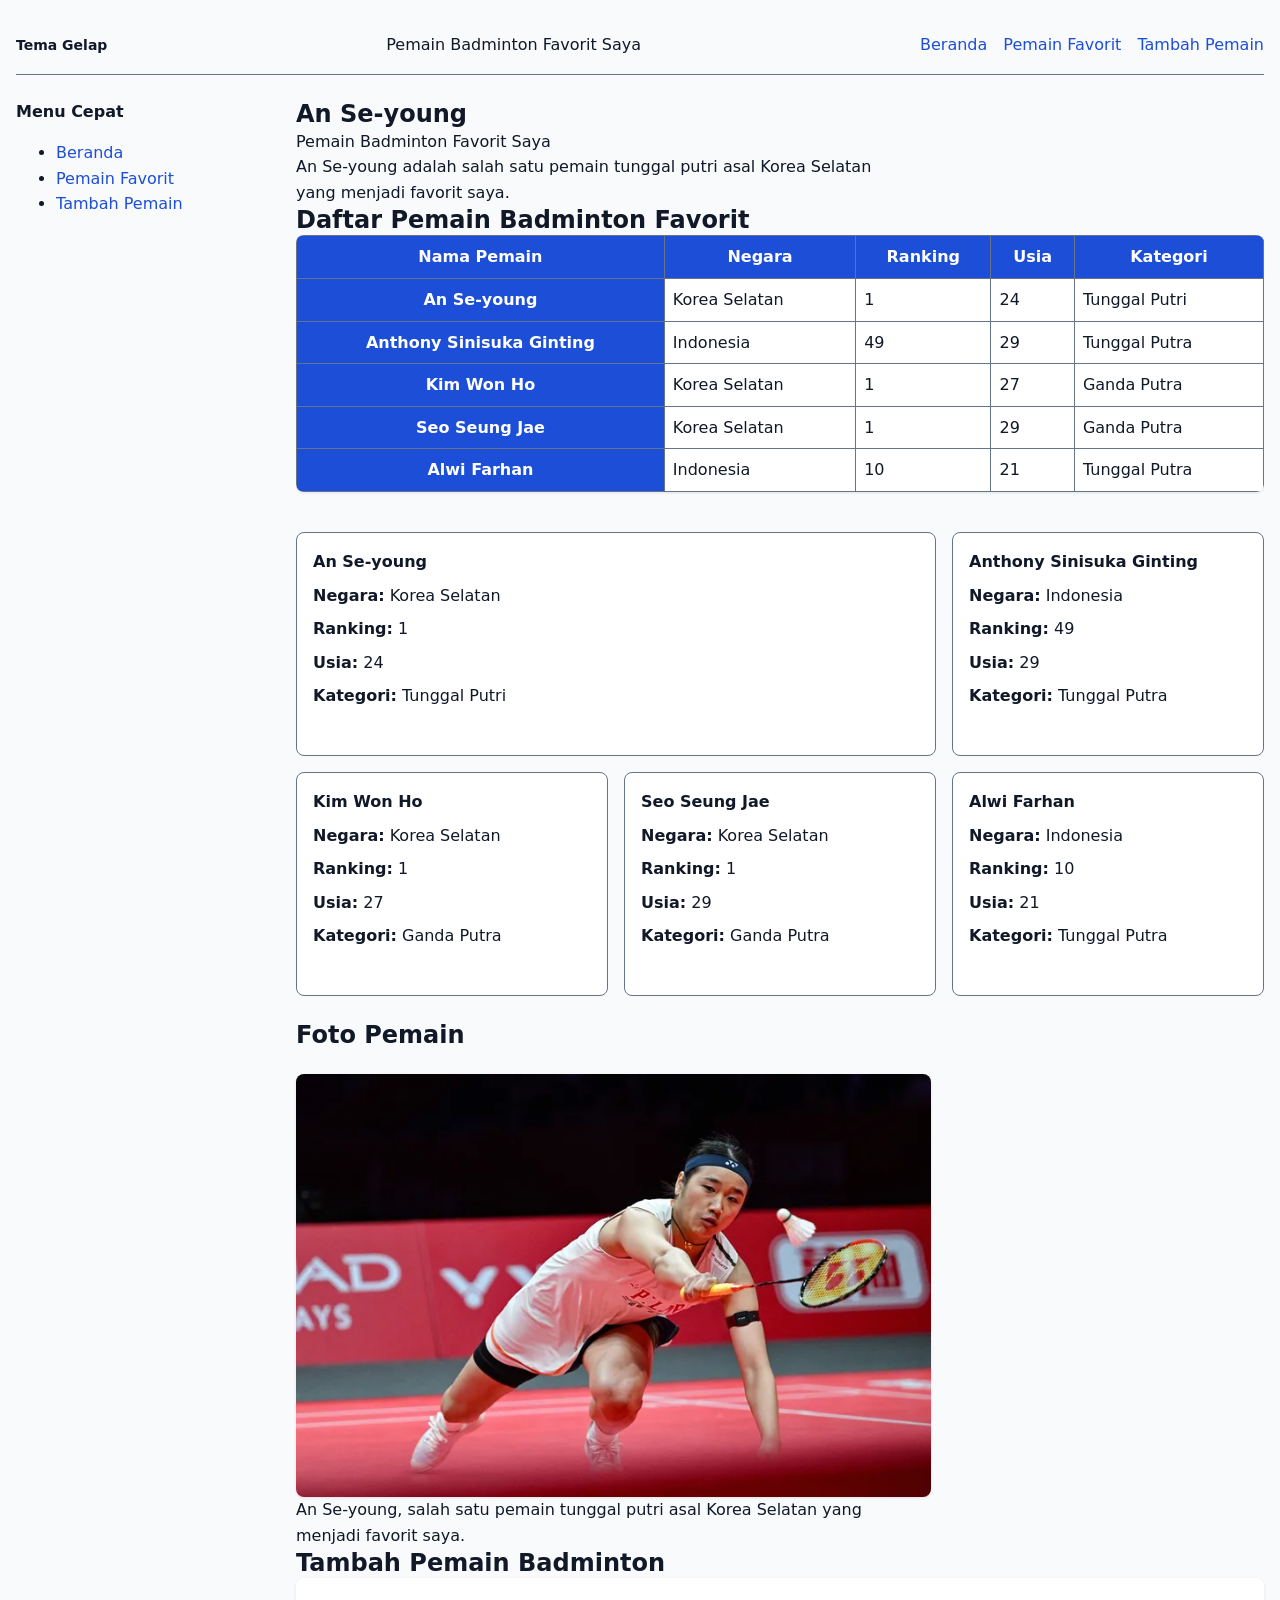
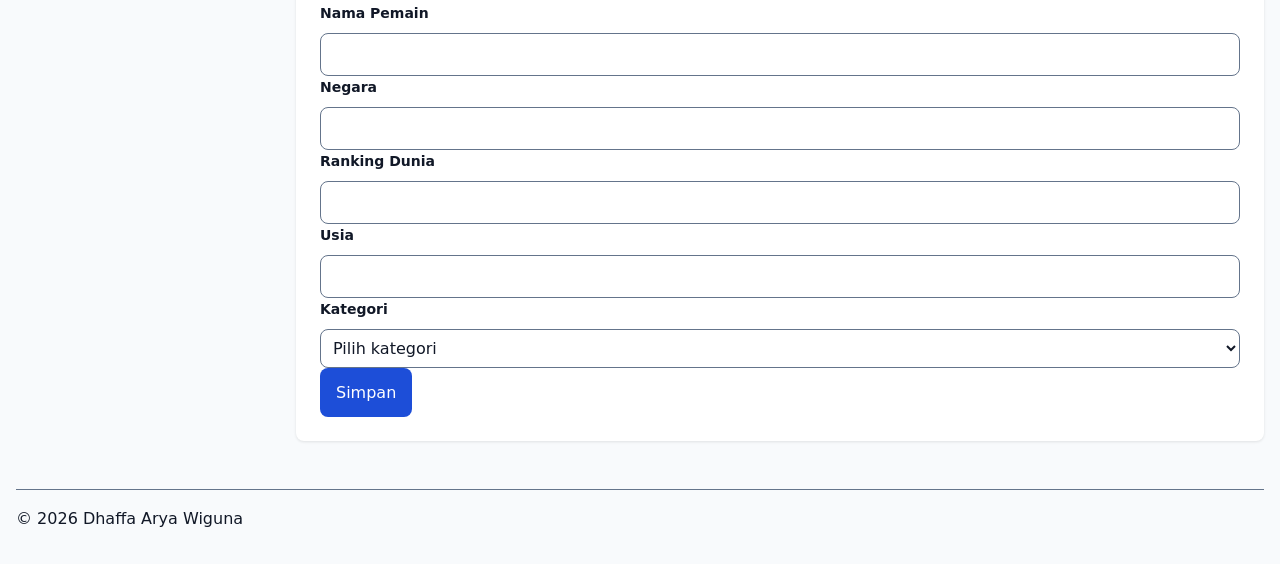
<file: worksheet-p8/profil.html>
<!doctype html>
<html lang="id">
  <head>
    <meta charset="UTF-8" />
    <meta name="viewport" content="width=device-width, initial-scale=1.0" />
    <title>Pemain Badminton Favorit Saya</title>

    <link rel="stylesheet" href="tokens.css" />
    <link rel="stylesheet" href="base.css" />
    <link rel="stylesheet" href="layout.css" />
    <link rel="stylesheet" href="komponen.css" />
    <link rel="stylesheet" href="tema.css" />
    <link rel="stylesheet" href="responsif.css" />
  </head>

  <body id="top" class="page">
    <header>
      <nav class="top-nav">
        <input type="checkbox" id="tema" class="pengalih-tema" />
        <label for="tema" class="tombol-tema">Tema Gelap</label>

        <div class="nav-logo">Pemain Badminton Favorit Saya</div>

        <div class="nav-menu">
          <a href="#beranda">Beranda</a>
          <a href="#pemain-favorit">Pemain Favorit</a>
          <a href="#tambah-pemain">Tambah Pemain</a>
        </div>
      </nav>
    </header>

    <main class="isi">
      <aside class="sidebar">
        <h3>Menu Cepat</h3>

        <ul>
          <li><a href="#beranda">Beranda</a></li>
          <li><a href="#pemain-favorit">Pemain Favorit</a></li>
          <li><a href="#tambah-pemain">Tambah Pemain</a></li>
        </ul>
      </aside>

      <section class="utama">
        <section class="hero-banner" id="beranda">
          <div class="hero-content">
            <h2>An Se-young</h2>
            <p class="hero-subtitle">Pemain Badminton Favorit Saya</p>
            <p>
              An Se-young adalah salah satu pemain tunggal putri asal Korea
              Selatan yang menjadi favorit saya.
            </p>
          </div>
        </section>

        <section id="pemain-favorit" class="utama">
          <h2>Daftar Pemain Badminton Favorit</h2>

          <div class="table-wrapper">
            <table>
              <thead>
                <tr>
                  <th scope="col">Nama Pemain</th>
                  <th scope="col">Negara</th>
                  <th scope="col">Ranking</th>
                  <th scope="col">Usia</th>
                  <th scope="col">Kategori</th>
                </tr>
              </thead>

              <tbody>
                <tr>
                  <th scope="row">An Se-young</th>
                  <td>Korea Selatan</td>
                  <td>1</td>
                  <td>24</td>
                  <td>Tunggal Putri</td>
                </tr>

                <tr>
                  <th scope="row">Anthony Sinisuka Ginting</th>
                  <td>Indonesia</td>
                  <td>49</td>
                  <td>29</td>
                  <td>Tunggal Putra</td>
                </tr>

                <tr>
                  <th scope="row">Kim Won Ho</th>
                  <td>Korea Selatan</td>
                  <td>1</td>
                  <td>27</td>
                  <td>Ganda Putra</td>
                </tr>

                <tr>
                  <th scope="row">Seo Seung Jae</th>
                  <td>Korea Selatan</td>
                  <td>1</td>
                  <td>29</td>
                  <td>Ganda Putra</td>
                </tr>

                <tr>
                  <th scope="row">Alwi Farhan</th>
                  <td>Indonesia</td>
                  <td>10</td>
                  <td>21</td>
                  <td>Tunggal Putra</td>
                </tr>
              </tbody>
            </table>
          </div>

          <div class="galeri">
            <article class="kartu sorotan">
              <h3>An Se-young</h3>
              <p><strong>Negara:</strong> Korea Selatan</p>
              <p><strong>Ranking:</strong> 1</p>
              <p><strong>Usia:</strong> 24</p>
              <p><strong>Kategori:</strong> Tunggal Putri</p>
            </article>

            <article class="kartu">
              <h3>Anthony Sinisuka Ginting</h3>
              <p><strong>Negara:</strong> Indonesia</p>
              <p><strong>Ranking:</strong> 49</p>
              <p><strong>Usia:</strong> 29</p>
              <p><strong>Kategori:</strong> Tunggal Putra</p>
            </article>

            <article class="kartu">
              <h3>Kim Won Ho</h3>
              <p><strong>Negara:</strong> Korea Selatan</p>
              <p><strong>Ranking:</strong> 1</p>
              <p><strong>Usia:</strong> 27</p>
              <p><strong>Kategori:</strong> Ganda Putra</p>
            </article>

            <article class="kartu">
              <h3>Seo Seung Jae</h3>
              <p><strong>Negara:</strong> Korea Selatan</p>
              <p><strong>Ranking:</strong> 1</p>
              <p><strong>Usia:</strong> 29</p>
              <p><strong>Kategori:</strong> Ganda Putra</p>
            </article>

            <article class="kartu">
              <h3>Alwi Farhan</h3>
              <p><strong>Negara:</strong> Indonesia</p>
              <p><strong>Ranking:</strong> 10</p>
              <p><strong>Usia:</strong> 21</p>
              <p><strong>Kategori:</strong> Tunggal Putra</p>
            </article>
          </div>

          <div class="foto-profil">
            <div>
              <h2>Foto Pemain</h2>

              <figure class="player-photo">
                <img
                  src="an se-young.webp"
                  alt="An Se-young sedang bertanding dalam pertandingan Kejuaraan Dunia BWF 2026"
                  width="640"
                  height="360"
                  loading="lazy"
                />

                <figcaption>
                  An Se-young, salah satu pemain tunggal putri asal Korea
                  Selatan yang menjadi favorit saya.
                </figcaption>
              </figure>
            </div>
          </div>
        </section>

        <section id="tambah-pemain">
          <h2>Tambah Pemain Badminton</h2>

          <form action="/simpan" method="post">
            <div class="form-kolom">
              <label for="nama-pemain">Nama Pemain</label>
              <input type="text" id="nama-pemain" name="nama-pemain" required />
            </div>

            <div class="form-kolom">
              <label for="negara">Negara</label>
              <input type="text" id="negara" name="negara" required />
            </div>

            <div class="form-kolom">
              <label for="ranking">Ranking Dunia</label>
              <input
                type="number"
                id="ranking"
                name="ranking"
                min="1"
                max="999"
                required
              />
            </div>

            <div class="form-kolom">
              <label for="usia">Usia</label>
              <input
                type="number"
                id="usia"
                name="usia"
                min="10"
                max="60"
                required
              />
            </div>

            <div class="form-kolom">
              <label for="kategori">Kategori</label>
              <select id="kategori" name="kategori" required>
                <option value="">Pilih kategori</option>
                <option>Tunggal Putra</option>
                <option>Tunggal Putri</option>
                <option>Ganda Putra</option>
                <option>Ganda Putri</option>
                <option>Ganda Campuran</option>
              </select>
            </div>

            <button type="submit">Simpan</button>
          </form>
        </section>
      </section>
    </main>

    <footer>
      <p>&copy; 2026 Dhaffa Arya Wiguna</p>
    </footer>

    <script type="module" src="js/app.js"></script>
  </body>
</html>
</file>
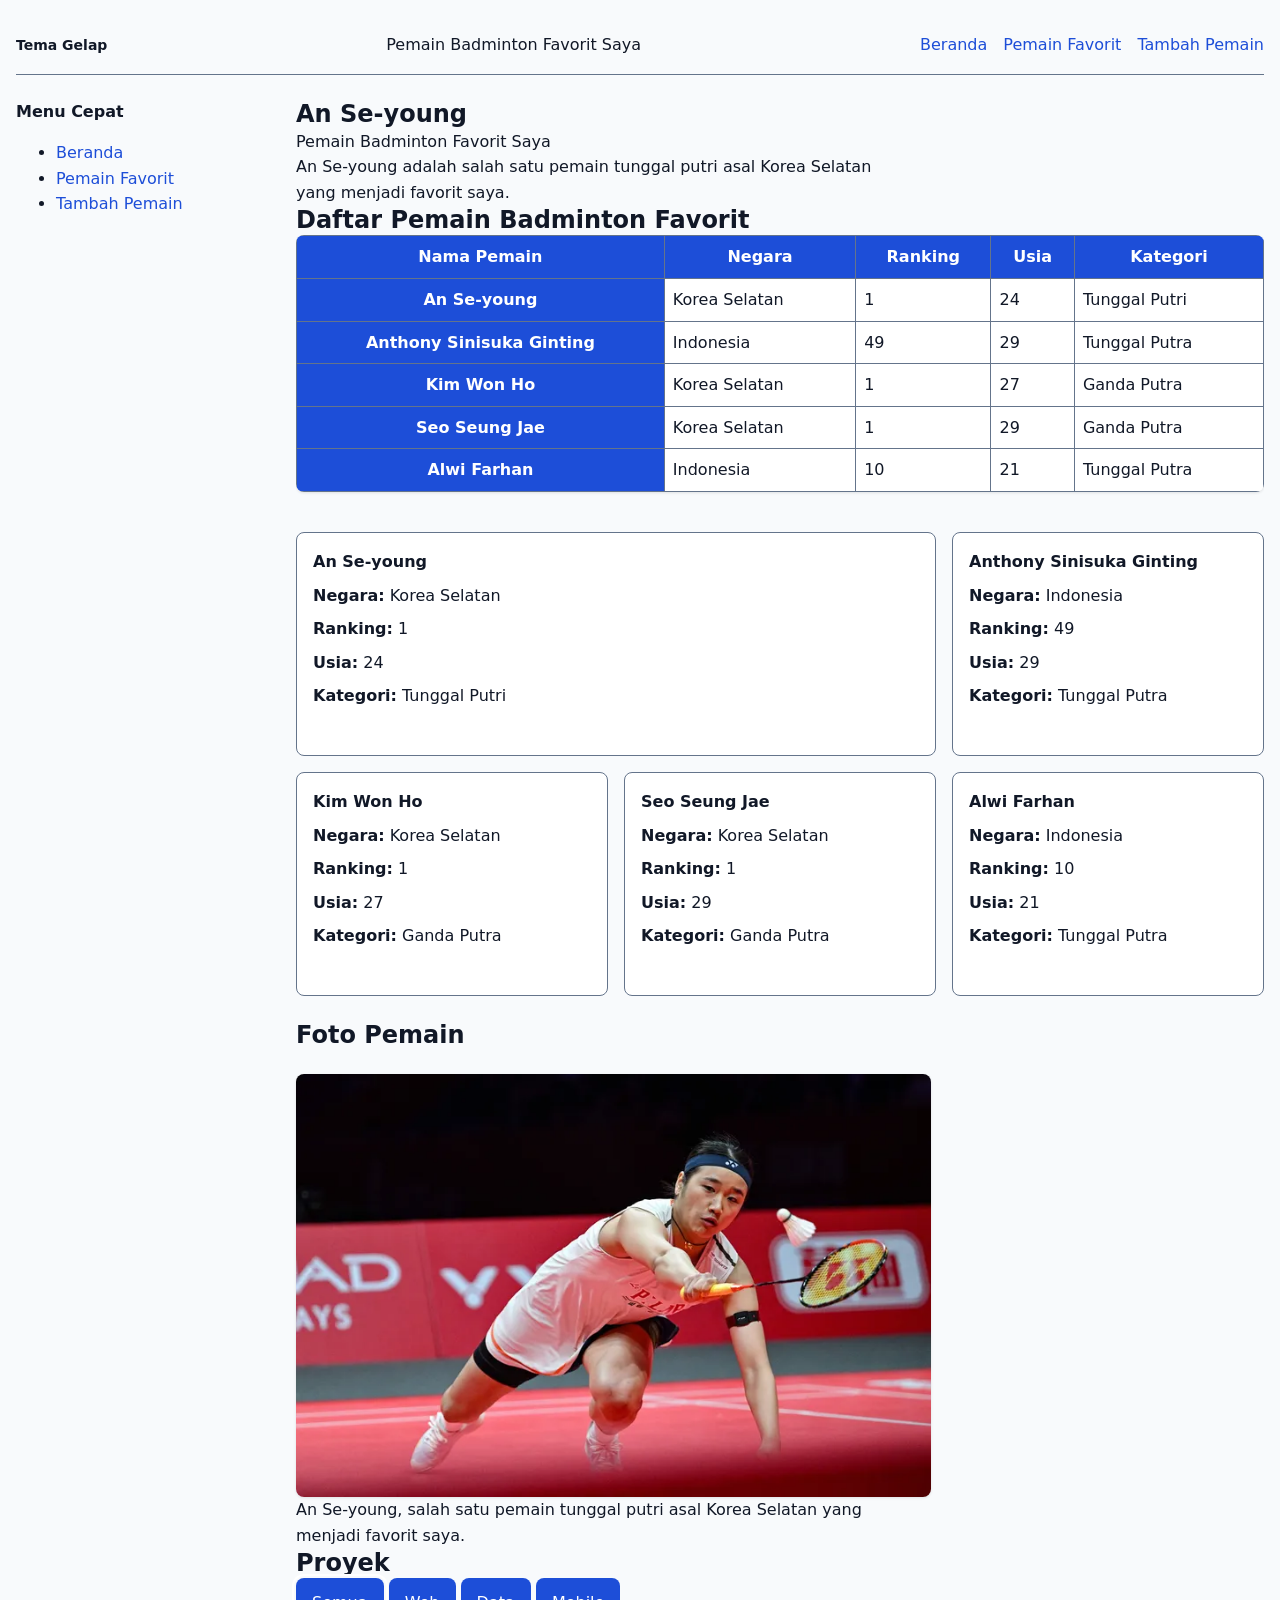
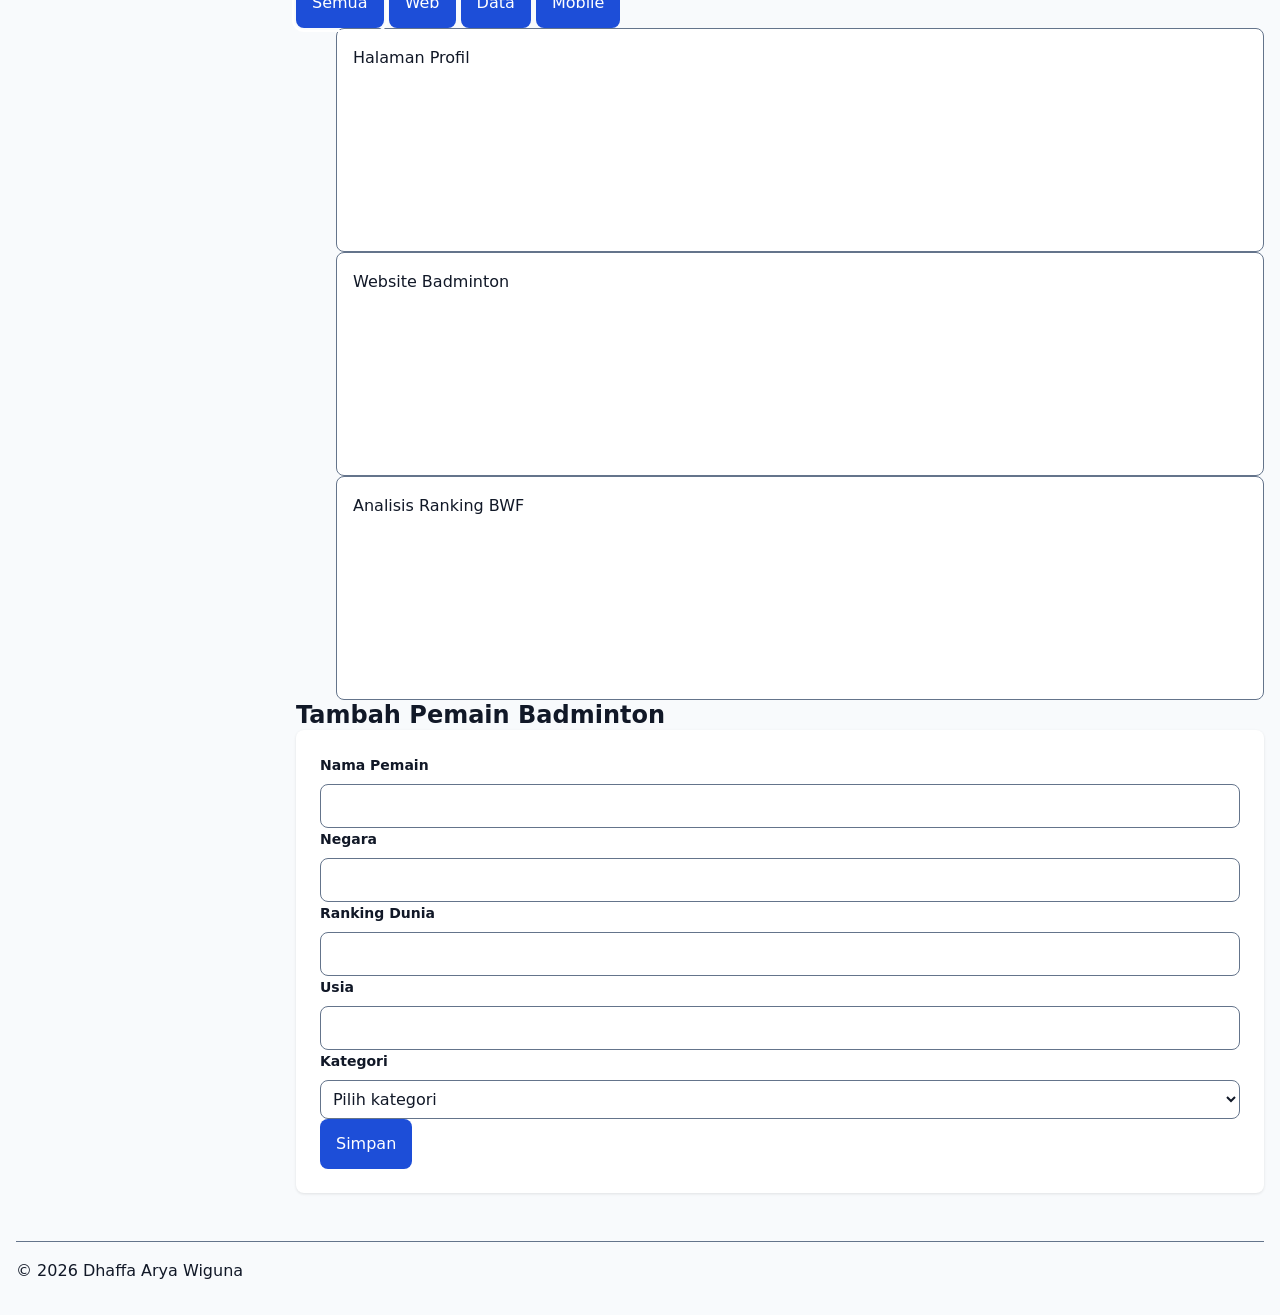
<file: worksheet-p9/profil.html>
<!doctype html>
<html lang="id">
  <head>
    <meta charset="UTF-8" />
    <meta name="viewport" content="width=device-width, initial-scale=1.0" />
    <title>Pemain Badminton Favorit Saya</title>

    <link rel="stylesheet" href="tokens.css" />
    <link rel="stylesheet" href="base.css" />
    <link rel="stylesheet" href="layout.css" />
    <link rel="stylesheet" href="komponen.css" />
    <link rel="stylesheet" href="tema.css" />
    <link rel="stylesheet" href="responsif.css" />
  </head>

  <body id="top" class="page">
    <header>
      <nav class="top-nav">
        <input type="checkbox" id="tema" class="pengalih-tema" />
        <label for="tema" class="tombol-tema">Tema Gelap</label>

        <div class="nav-logo">Pemain Badminton Favorit Saya</div>

        <div class="nav-menu">
          <a href="#beranda">Beranda</a>
          <a href="#pemain-favorit">Pemain Favorit</a>
          <a href="#tambah-pemain">Tambah Pemain</a>
        </div>
      </nav>
    </header>

    <main class="isi">
      <aside class="sidebar">
        <h3>Menu Cepat</h3>

        <ul>
          <li><a href="#beranda">Beranda</a></li>
          <li><a href="#pemain-favorit">Pemain Favorit</a></li>
          <li><a href="#tambah-pemain">Tambah Pemain</a></li>
        </ul>
      </aside>

      <section class="utama">
        <section class="hero-banner" id="beranda">
          <div class="hero-content">
            <h2>An Se-young</h2>
            <p class="hero-subtitle">Pemain Badminton Favorit Saya</p>
            <p>
              An Se-young adalah salah satu pemain tunggal putri asal Korea
              Selatan yang menjadi favorit saya.
            </p>
          </div>
        </section>

        <section id="pemain-favorit" class="utama">
          <h2>Daftar Pemain Badminton Favorit</h2>

          <div class="table-wrapper">
            <table>
              <thead>
                <tr>
                  <th scope="col">Nama Pemain</th>
                  <th scope="col">Negara</th>
                  <th scope="col">Ranking</th>
                  <th scope="col">Usia</th>
                  <th scope="col">Kategori</th>
                </tr>
              </thead>

              <tbody>
                <tr>
                  <th scope="row">An Se-young</th>
                  <td>Korea Selatan</td>
                  <td>1</td>
                  <td>24</td>
                  <td>Tunggal Putri</td>
                </tr>

                <tr>
                  <th scope="row">Anthony Sinisuka Ginting</th>
                  <td>Indonesia</td>
                  <td>49</td>
                  <td>29</td>
                  <td>Tunggal Putra</td>
                </tr>

                <tr>
                  <th scope="row">Kim Won Ho</th>
                  <td>Korea Selatan</td>
                  <td>1</td>
                  <td>27</td>
                  <td>Ganda Putra</td>
                </tr>

                <tr>
                  <th scope="row">Seo Seung Jae</th>
                  <td>Korea Selatan</td>
                  <td>1</td>
                  <td>29</td>
                  <td>Ganda Putra</td>
                </tr>

                <tr>
                  <th scope="row">Alwi Farhan</th>
                  <td>Indonesia</td>
                  <td>10</td>
                  <td>21</td>
                  <td>Tunggal Putra</td>
                </tr>
              </tbody>
            </table>
          </div>

          <div class="galeri">
            <article class="kartu sorotan">
              <h3>An Se-young</h3>
              <p><strong>Negara:</strong> Korea Selatan</p>
              <p><strong>Ranking:</strong> 1</p>
              <p><strong>Usia:</strong> 24</p>
              <p><strong>Kategori:</strong> Tunggal Putri</p>
            </article>

            <article class="kartu">
              <h3>Anthony Sinisuka Ginting</h3>
              <p><strong>Negara:</strong> Indonesia</p>
              <p><strong>Ranking:</strong> 49</p>
              <p><strong>Usia:</strong> 29</p>
              <p><strong>Kategori:</strong> Tunggal Putra</p>
            </article>

            <article class="kartu">
              <h3>Kim Won Ho</h3>
              <p><strong>Negara:</strong> Korea Selatan</p>
              <p><strong>Ranking:</strong> 1</p>
              <p><strong>Usia:</strong> 27</p>
              <p><strong>Kategori:</strong> Ganda Putra</p>
            </article>

            <article class="kartu">
              <h3>Seo Seung Jae</h3>
              <p><strong>Negara:</strong> Korea Selatan</p>
              <p><strong>Ranking:</strong> 1</p>
              <p><strong>Usia:</strong> 29</p>
              <p><strong>Kategori:</strong> Ganda Putra</p>
            </article>

            <article class="kartu">
              <h3>Alwi Farhan</h3>
              <p><strong>Negara:</strong> Indonesia</p>
              <p><strong>Ranking:</strong> 10</p>
              <p><strong>Usia:</strong> 21</p>
              <p><strong>Kategori:</strong> Tunggal Putra</p>
            </article>
          </div>

          <div class="foto-profil">
            <div>
              <h2>Foto Pemain</h2>

              <figure class="player-photo">
                <img
                  src="an se-young.webp"
                  alt="An Se-young sedang bertanding dalam pertandingan Kejuaraan Dunia BWF 2026"
                  width="640"
                  height="360"
                  loading="lazy"
                />

                <figcaption>
                  An Se-young, salah satu pemain tunggal putri asal Korea
                  Selatan yang menjadi favorit saya.
                </figcaption>
              </figure>
            </div>
          </div>
        </section>

        <section>
          <h2>Proyek</h2>

          <div id="filter">
            <button data-kategori="semua" class="aktif">Semua</button>
            <button data-kategori="web">Web</button>
            <button data-kategori="data">Data</button>
            <button data-kategori="mobile">Mobile</button>
          </div>

          <ul id="daftar"></ul>

          <p id="pesan-kosong" hidden>Tidak ada proyek pada kategori itu.</p>
        </section>

        <section id="tambah-pemain">
          <h2>Tambah Pemain Badminton</h2>

          <form action="/simpan" method="post">
            <div class="form-kolom">
              <label for="nama-pemain">Nama Pemain</label>
              <input type="text" id="nama-pemain" name="nama-pemain" required />
            </div>

            <div class="form-kolom">
              <label for="negara">Negara</label>
              <input type="text" id="negara" name="negara" required />
            </div>

            <div class="form-kolom">
              <label for="ranking">Ranking Dunia</label>
              <input
                type="number"
                id="ranking"
                name="ranking"
                min="1"
                max="999"
                required
              />
            </div>

            <div class="form-kolom">
              <label for="usia">Usia</label>
              <input
                type="number"
                id="usia"
                name="usia"
                min="10"
                max="60"
                required
              />
            </div>

            <div class="form-kolom">
              <label for="kategori">Kategori</label>
              <select id="kategori" name="kategori" required>
                <option value="">Pilih kategori</option>
                <option>Tunggal Putra</option>
                <option>Tunggal Putri</option>
                <option>Ganda Putra</option>
                <option>Ganda Putri</option>
                <option>Ganda Campuran</option>
              </select>
            </div>

            <button type="submit">Simpan</button>
          </form>
        </section>
      </section>
    </main>

    <footer>
      <p>&copy; 2026 Dhaffa Arya Wiguna</p>
    </footer>

    <script type="module" src="js/app.js"></script>
    <script type="module" src="js/dom.js"></script>
  </body>
</html>
</file>
<file: worksheet-p10/tokens.css>
/*Lapis 1*/
:root {
  --blue-700: #1d4ed8;
  --blue-500: #2563eb;

  --gray-50: #f8fafc;
  --gray-900: #111827;

  --space-1: 0.25rem;
  --space-2: 0.5rem;
  --space-3: 0.75rem;
  --space-4: 1rem;
  --space-6: 1.5rem;

  --radius-md: 0.5rem;
  --radius-full: 999px;

  --shadow-1: 0 1px 3px rgba(0, 0, 0, 0.1);

  --text-sm: 0.875rem;
  --text-md: 1rem;
  --text-xl: 1.5rem;
  --text-3xl: 2.25rem;
}
/*Lapis 2*/
:root {
  --color-bg: var(--gray-50);
  --color-fg: var(--gray-900);

  --color-surface: #ffffff;
  --color-border: #64748b;

  --color-primary: var(--blue-700);
  --color-danger: #b00020;
  --color-focus: var(--blue-500);

  --card-pad: var(--space-4);
  --section-gap: var(--space-6);
}
</file>
<file: worksheet-p10/base.css>
*,
*::before,
*::after {
  box-sizing: border-box;
}

* {
  margin: 0;
}

html {
  font-size: 100%;
}

body {
  font-family: system-ui, "Segoe UI", Roboto, sans-serif;
  font-size: var(--text-md);
  line-height: 1.6;
  color: var(--color-fg);
  background-color: var(--color-bg);
  padding: var(--space-4);
}

img {
  max-width: 100%;
  height: auto;
  display: block;
}

a {
  color: var(--color-primary);
  text-decoration: none;
}

a:hover {
  text-decoration: underline;
}

table {
  width: 100%;
  border-collapse: collapse;
}

th,
td {
  border: 1px solid var(--color-border);
  padding: var(--space-2);
}

button,
input,
select {
  font: inherit;
}

h1 {
  font-size: var(--text-3xl);
  line-height: 1.15;
}

h2 {
  font-size: var(--text-xl);
  line-height: 1.25;
}

h3 {
  font-size: var(--text-md);
}

main p {
  max-width: 60ch;
}

p {
  font-size: 1rem;
  line-height: 1.6;
}
</file>
<file: worksheet-p10/layout.css>
header {
  padding-block: var(--space-4);
  border-bottom: 1px solid var(--color-border);
}

.top-nav {
  display: flex;
  align-items: center;
  justify-content: space-between;
  gap: var(--space-4);
  flex-wrap: wrap;
}

.nav-menu {
  display: flex;
  gap: var(--space-4);
  list-style: none;
}

main {
  display: flex;
  flex-direction: column;
  gap: var(--section-gap);
  padding-block: var(--space-6);
}

.sidebar {
  display: flex;
  flex-direction: column;
  gap: var(--space-4);
}

footer {
  margin-top: var(--space-6);
  padding-block: var(--space-4);
  border-top: 1px solid var(--color-border);
  font-size: var(--text-sm);
}

.foto-profil {
  display: grid;
  grid-template-columns: 2fr 1fr;
  grid-template-areas: "foto profil";
  gap: var(--space-4);
  margin-top: var(--space-6);
  align-items: start;
}

.player-photo {
  grid-area: foto;
}

.profile-card {
  grid-area: profil;
}

.page {
  display: grid;
  grid-template-rows: auto 1fr auto;
  min-height: 100dvh;
}

.isi {
  display: grid;
  grid-template-columns: 16rem 1fr;
  grid-template-areas: "sisi utama";
  gap: var(--space-6);
  gap: 3rem;
}

.sidebar {
  grid-area: sisi;
}

.utama {
  grid-area: utama;
}

.sidebar {
  display: flex;
  flex-direction: column;
  gap: var(--space-4);
}

@media (max-width: 900px) {
  .isi {
    grid-template-columns: 1fr;
    grid-template-areas:
      "sisi"
      "utama";
  }

  .top-nav {
    flex-direction: column;
    align-items: flex-start;
  }
}
</file>
<file: worksheet-p10/komponen.css>
table {
  margin-bottom: var(--space-6);
  background: var(--color-surface);
  box-shadow: var(--shadow-1);
  border-radius: var(--radius-md);
  overflow: hidden;
}

caption {
  font-size: var(--text-xl);
  font-weight: bold;
  margin-bottom: var(--space-3);
}

th {
  background-color: var(--color-primary);
  color: white;
}

form {
  background: var(--color-surface);
  padding: var(--space-6);
  border-radius: var(--radius-md);
  box-shadow: var(--shadow-1);
}

input,
select {
  width: 100%;
  padding: var(--space-2);
  border: 1px solid var(--color-border);
  border-radius: var(--radius-md);
}

button {
  background-color: var(--color-primary);
  color: white;
  border: none;
  padding: var(--space-3) var(--space-4);
  border-radius: var(--radius-md);
  cursor: pointer;
}

button:hover {
  opacity: 0.9;
}

figure {
  margin-top: var(--space-6);
}

figure img {
  border-radius: var(--radius-md);
  box-shadow: var(--shadow-1);
}

/* ===================== */
/* LEMBAR E */
/* ===================== */

.form-kolom {
  display: flex;
  flex-direction: column;
  gap: var(--space-2);
}

label {
  font-size: var(--text-sm);
  font-weight: 600;
}

input,
select,
textarea {
  font: inherit;
  background: var(--color-surface);
  color: var(--color-fg);
}

button {
  font: inherit;
}

/* Fokus keyboard */
:focus-visible {
  outline: 2px solid var(--color-focus);
  outline-offset: 2px;
}

/* Validasi */
input:user-invalid,
select:user-invalid {
  border-color: var(--color-danger);
  border-width: 2px;
}

.galeri {
  display: grid;
  grid-template-columns: 1fr;
  gap: var(--space-4);
  margin-top: var(--space-4);
}

.kartu {
  border: 1px solid var(--color-border);
  border-radius: var(--radius-md);
  padding: var(--space-4);
  background: var(--color-surface);

  display: flex;
  flex-direction: column;
  gap: var(--space-2);

  min-height: 14rem;
}

.sorotan {
  grid-column: span 2;
}

.kartu {
  min-width: 0;
}

.kartu h3 {
  overflow-wrap: anywhere;
}

.table-wrapper {
  overflow-x: auto;
}

.aktif {
  outline: 2px solid currentColor;
  outline-offset: 2px;
}
</file>
<file: worksheet-p10/tema.css>
@media (prefers-color-scheme: dark) {
  :root {
    --color-bg: #0f172a;
    --color-fg: #e2e8f0;
    --color-surface: #1e293b;
    --color-border: #64748b;
    --color-primary: #7da9f7;
    --color-danger: #ff8a8a;
    --color-focus: #ffc000;
    --shadow-1: 0 1px 3px rgba(0, 0, 0, 0.45);
  }

  button {
    color: #0f172a;
  }
}

.pengalih-tema {
  position: absolute;
  opacity: 0;
  pointer-events: none;
}

:root:has(#tema:checked) {
  --color-bg: #0f172a;
  --color-fg: #e2e8f0;
  --color-surface: #1e293b;
  --color-border: #64748b;
  --color-primary: #7da9f7;
  --color-danger: #ff8a8a;
  --color-focus: #ffc000;
}

:root:has(#tema:checked) button {
  color: #0f172a;
}
</file>
<file: worksheet-p10/responsif.css>
/* responsif.css */

/* gaya dasar untuk layar sempit */
.isi {
  display: grid;
  grid-template-columns: 1fr;
  gap: var(--space-6);
}

.galeri {
  display: grid;
  grid-template-columns: 1fr;
  gap: var(--space-4);
}

/* tablet */
@media (min-width: 48rem) {
  .galeri {
    grid-template-columns: repeat(2, 1fr);
  }
}

/* desktop */
@media (min-width: 60rem) {
  .isi {
    grid-template-columns: 16rem 1fr;
  }

  .galeri {
    grid-template-columns: repeat(3, 1fr);
  }
}
</file>
<file: worksheet-p11/tokens.css>
/*Lapis 1*/
:root {
  --blue-700: #1d4ed8;
  --blue-500: #2563eb;

  --gray-50: #f8fafc;
  --gray-900: #111827;

  --space-1: 0.25rem;
  --space-2: 0.5rem;
  --space-3: 0.75rem;
  --space-4: 1rem;
  --space-6: 1.5rem;

  --radius-md: 0.5rem;
  --radius-full: 999px;

  --shadow-1: 0 1px 3px rgba(0, 0, 0, 0.1);

  --text-sm: 0.875rem;
  --text-md: 1rem;
  --text-xl: 1.5rem;
  --text-3xl: 2.25rem;
}
/*Lapis 2*/
:root {
  --color-bg: var(--gray-50);
  --color-fg: var(--gray-900);

  --color-surface: #ffffff;
  --color-border: #64748b;

  --color-primary: var(--blue-700);
  --color-danger: #b00020;
  --color-focus: var(--blue-500);

  --card-pad: var(--space-4);
  --section-gap: var(--space-6);
}
</file>
<file: worksheet-p11/base.css>
*,
*::before,
*::after {
  box-sizing: border-box;
}

* {
  margin: 0;
}

html {
  font-size: 100%;
}

body {
  font-family: system-ui, "Segoe UI", Roboto, sans-serif;
  font-size: var(--text-md);
  line-height: 1.6;
  color: var(--color-fg);
  background-color: var(--color-bg);
  padding: var(--space-4);
}

img {
  max-width: 100%;
  height: auto;
  display: block;
}

a {
  color: var(--color-primary);
  text-decoration: none;
}

a:hover {
  text-decoration: underline;
}

table {
  width: 100%;
  border-collapse: collapse;
}

th,
td {
  border: 1px solid var(--color-border);
  padding: var(--space-2);
}

button,
input,
select {
  font: inherit;
}

h1 {
  font-size: var(--text-3xl);
  line-height: 1.15;
}

h2 {
  font-size: var(--text-xl);
  line-height: 1.25;
}

h3 {
  font-size: var(--text-md);
}

main p {
  max-width: 60ch;
}

p {
  font-size: 1rem;
  line-height: 1.6;
}
</file>
<file: worksheet-p11/layout.css>
header {
  padding-block: var(--space-4);
  border-bottom: 1px solid var(--color-border);
}

.top-nav {
  display: flex;
  align-items: center;
  justify-content: space-between;
  gap: var(--space-4);
  flex-wrap: wrap;
}

.nav-menu {
  display: flex;
  gap: var(--space-4);
  list-style: none;
}

main {
  display: flex;
  flex-direction: column;
  gap: var(--section-gap);
  padding-block: var(--space-6);
}

.sidebar {
  display: flex;
  flex-direction: column;
  gap: var(--space-4);
}

footer {
  margin-top: var(--space-6);
  padding-block: var(--space-4);
  border-top: 1px solid var(--color-border);
  font-size: var(--text-sm);
}

.foto-profil {
  display: grid;
  grid-template-columns: 2fr 1fr;
  grid-template-areas: "foto profil";
  gap: var(--space-4);
  margin-top: var(--space-6);
  align-items: start;
}

.player-photo {
  grid-area: foto;
}

.profile-card {
  grid-area: profil;
}

.page {
  display: grid;
  grid-template-rows: auto 1fr auto;
  min-height: 100dvh;
}

.isi {
  display: grid;
  grid-template-columns: 16rem 1fr;
  grid-template-areas: "sisi utama";
  gap: var(--space-6);
  gap: 3rem;
}

.sidebar {
  grid-area: sisi;
}

.utama {
  grid-area: utama;
}

.sidebar {
  display: flex;
  flex-direction: column;
  gap: var(--space-4);
}

@media (max-width: 900px) {
  .isi {
    grid-template-columns: 1fr;
    grid-template-areas:
      "sisi"
      "utama";
  }

  .top-nav {
    flex-direction: column;
    align-items: flex-start;
  }
}
</file>
<file: worksheet-p11/komponen.css>
table {
  margin-bottom: var(--space-6);
  background: var(--color-surface);
  box-shadow: var(--shadow-1);
  border-radius: var(--radius-md);
  overflow: hidden;
}

caption {
  font-size: var(--text-xl);
  font-weight: bold;
  margin-bottom: var(--space-3);
}

th {
  background-color: var(--color-primary);
  color: white;
}

form {
  background: var(--color-surface);
  padding: var(--space-6);
  border-radius: var(--radius-md);
  box-shadow: var(--shadow-1);
}

input,
select {
  width: 100%;
  padding: var(--space-2);
  border: 1px solid var(--color-border);
  border-radius: var(--radius-md);
}

button {
  background-color: var(--color-primary);
  color: white;
  border: none;
  padding: var(--space-3) var(--space-4);
  border-radius: var(--radius-md);
  cursor: pointer;
}

button:hover {
  opacity: 0.9;
}

figure {
  margin-top: var(--space-6);
}

figure img {
  border-radius: var(--radius-md);
  box-shadow: var(--shadow-1);
}

/* ===================== */
/* LEMBAR E */
/* ===================== */

.form-kolom {
  display: flex;
  flex-direction: column;
  gap: var(--space-2);
}

label {
  font-size: var(--text-sm);
  font-weight: 600;
}

input,
select,
textarea {
  font: inherit;
  background: var(--color-surface);
  color: var(--color-fg);
}

button {
  font: inherit;
}

/* Fokus keyboard */
:focus-visible {
  outline: 2px solid var(--color-focus);
  outline-offset: 2px;
}

/* Validasi */
input:user-invalid,
select:user-invalid {
  border-color: var(--color-danger);
  border-width: 2px;
}

.galeri {
  display: grid;
  grid-template-columns: 1fr;
  gap: var(--space-4);
  margin-top: var(--space-4);
}

.kartu {
  border: 1px solid var(--color-border);
  border-radius: var(--radius-md);
  padding: var(--space-4);
  background: var(--color-surface);

  display: flex;
  flex-direction: column;
  gap: var(--space-2);

  min-height: 14rem;
}

.sorotan {
  grid-column: span 2;
}

.kartu {
  min-width: 0;
}

.kartu h3 {
  overflow-wrap: anywhere;
}

.table-wrapper {
  overflow-x: auto;
}

.aktif {
  outline: 2px solid currentColor;
  outline-offset: 2px;
}
</file>
<file: worksheet-p11/tema.css>
@media (prefers-color-scheme: dark) {
  :root {
    --color-bg: #0f172a;
    --color-fg: #e2e8f0;
    --color-surface: #1e293b;
    --color-border: #64748b;
    --color-primary: #7da9f7;
    --color-danger: #ff8a8a;
    --color-focus: #ffc000;
    --shadow-1: 0 1px 3px rgba(0, 0, 0, 0.45);
  }

  button {
    color: #0f172a;
  }
}

.pengalih-tema {
  position: absolute;
  opacity: 0;
  pointer-events: none;
}

:root:has(#tema:checked) {
  --color-bg: #0f172a;
  --color-fg: #e2e8f0;
  --color-surface: #1e293b;
  --color-border: #64748b;
  --color-primary: #7da9f7;
  --color-danger: #ff8a8a;
  --color-focus: #ffc000;
}

:root:has(#tema:checked) button {
  color: #0f172a;
}
</file>
<file: worksheet-p11/responsif.css>
/* responsif.css */

/* gaya dasar untuk layar sempit */
.isi {
  display: grid;
  grid-template-columns: 1fr;
  gap: var(--space-6);
}

.galeri {
  display: grid;
  grid-template-columns: 1fr;
  gap: var(--space-4);
}

/* tablet */
@media (min-width: 48rem) {
  .galeri {
    grid-template-columns: repeat(2, 1fr);
  }
}

/* desktop */
@media (min-width: 60rem) {
  .isi {
    grid-template-columns: 16rem 1fr;
  }

  .galeri {
    grid-template-columns: repeat(3, 1fr);
  }
}
</file>
<file: worksheet-p4/tokens.css>
/*Lapis 1*/
:root {
  --blue-700: #1d4ed8;
  --blue-500: #2563eb;

  --gray-50: #f8fafc;
  --gray-900: #111827;

  --space-1: 0.25rem;
  --space-2: 0.5rem;
  --space-3: 0.75rem;
  --space-4: 1rem;
  --space-6: 1.5rem;

  --radius-md: 0.5rem;
  --radius-full: 999px;

  --shadow-1: 0 1px 3px rgba(0, 0, 0, 0.1);

  --text-sm: 0.875rem;
  --text-md: 1rem;
  --text-xl: 1.5rem;
  --text-3xl: 2.25rem;
}
/*Lapis 2*/
:root {
  --color-bg: var(--gray-50);
  --color-fg: var(--gray-900);

  --color-surface: #ffffff;
  --color-border: #64748b;

  --color-primary: var(--blue-700);
  --color-danger: #b00020;
  --color-focus: var(--blue-500);

  --card-pad: var(--space-4);
  --section-gap: var(--space-6);
}
</file>
<file: worksheet-p4/base.css>
*,
*::before,
*::after {
  box-sizing: border-box;
}

* {
  margin: 0;
}

html {
  font-size: 100%;
}

body {
  font-family: system-ui, "Segoe UI", Roboto, sans-serif;
  font-size: var(--text-md);
  line-height: 1.6;
  color: var(--color-fg);
  background-color: var(--color-bg);
  padding: var(--space-4);
}

img {
  max-width: 100%;
  height: auto;
  display: block;
}

a {
  color: var(--color-primary);
  text-decoration: none;
}

a:hover {
  text-decoration: underline;
}

table {
  width: 100%;
  border-collapse: collapse;
}

th,
td {
  border: 1px solid var(--color-border);
  padding: var(--space-2);
}

button,
input,
select {
  font: inherit;
}

h1 {
  font-size: var(--text-3xl);
  line-height: 1.15;
}

h2 {
  font-size: var(--text-xl);
  line-height: 1.25;
}

h3 {
  font-size: var(--text-md);
}

main p {
  max-width: 60ch;
}
</file>
<file: worksheet-p4/layout.css>
header {
  padding-block: var(--space-4);
  border-bottom: 1px solid var(--color-border);
}

.top-nav {
  display: flex;
  align-items: center;
  justify-content: space-between;
  gap: var(--space-4);
  flex-wrap: wrap;
}

.nav-menu {
  display: flex;
  gap: var(--space-4);
  list-style: none;
}

main {
  display: flex;
  flex-direction: column;
  gap: var(--section-gap);
  padding-block: var(--space-6);
}

.content-grid {
  display: grid;
  grid-template-columns: 2fr 1fr;
  gap: var(--space-4);
}

.sidebar {
  display: flex;
  flex-direction: column;
  gap: var(--space-4);
}

footer {
  margin-top: var(--space-6);
  padding-block: var(--space-4);
  border-top: 1px solid var(--color-border);
  font-size: var(--text-sm);
}

.foto-profil {
  display: grid;
  grid-template-columns: 2fr 1fr;
  gap: var(--space-4);
  margin-top: var(--space-6);
  align-items: start;
}

.profile-card {
  margin-top: 4.5rem;
}

@media (max-width: 900px) {
  .content-grid {
    grid-template-columns: 1fr;
  }

  .top-nav {
    flex-direction: column;
    align-items: flex-start;
  }
}
</file>
<file: worksheet-p4/komponen.css>
table {
  background: var(--color-surface);
  box-shadow: var(--shadow-1);
  border-radius: var(--radius-md);
  overflow: hidden;
}

caption {
  font-size: var(--text-xl);
  font-weight: bold;
  margin-bottom: var(--space-3);
}

th {
  background-color: var(--color-primary);
  color: white;
}

form {
  background: var(--color-surface);
  padding: var(--space-6);
  border-radius: var(--radius-md);
  box-shadow: var(--shadow-1);
}

input,
select {
  width: 100%;
  padding: var(--space-2);
  border: 1px solid var(--color-border);
  border-radius: var(--radius-md);
}

button {
  background-color: var(--color-primary);
  color: white;
  border: none;
  padding: var(--space-3) var(--space-4);
  border-radius: var(--radius-md);
  cursor: pointer;
}

button:hover {
  opacity: 0.9;
}

figure {
  margin-top: var(--space-6);
}

figure img {
  border-radius: var(--radius-md);
  box-shadow: var(--shadow-1);
}

/* ===================== */
/* LEMBAR E */
/* ===================== */

.form-kolom {
  display: flex;
  flex-direction: column;
  gap: var(--space-2);
}

label {
  font-size: var(--text-sm);
  font-weight: 600;
}

input,
select,
textarea {
  font: inherit;
  background: var(--color-surface);
  color: var(--color-fg);
}

button {
  font: inherit;
}

/* Fokus keyboard */
:focus-visible {
  outline: 2px solid var(--color-focus);
  outline-offset: 2px;
}

/* Validasi */
input:user-invalid,
select:user-invalid {
  border-color: var(--color-danger);
  border-width: 2px;
}
</file>
<file: worksheet-p4/tema.css>
@media (prefers-color-scheme: dark) {
  :root {
    --color-bg: #0f172a;
    --color-fg: #e2e8f0;
    --color-surface: #1e293b;
    --color-border: #64748b;
    --color-primary: #7da9f7;
    --color-danger: #ff8a8a;
    --color-focus: #ffc000;
    --shadow-1: 0 1px 3px rgba(0, 0, 0, 0.45);
  }

  button {
    color: #0f172a;
  }
}

.pengalih-tema {
  position: absolute;
  opacity: 0;
  pointer-events: none;
}

:root:has(#tema:checked) {
  --color-bg: #0f172a;
  --color-fg: #e2e8f0;
  --color-surface: #1e293b;
  --color-border: #64748b;
  --color-primary: #7da9f7;
  --color-danger: #ff8a8a;
  --color-focus: #ffc000;
}

:root:has(#tema:checked) button {
  color: #0f172a;
}
</file>
<file: worksheet-p5/tokens.css>
/*Lapis 1*/
:root {
  --blue-700: #1d4ed8;
  --blue-500: #2563eb;

  --gray-50: #f8fafc;
  --gray-900: #111827;

  --space-1: 0.25rem;
  --space-2: 0.5rem;
  --space-3: 0.75rem;
  --space-4: 1rem;
  --space-6: 1.5rem;

  --radius-md: 0.5rem;
  --radius-full: 999px;

  --shadow-1: 0 1px 3px rgba(0, 0, 0, 0.1);

  --text-sm: 0.875rem;
  --text-md: 1rem;
  --text-xl: 1.5rem;
  --text-3xl: 2.25rem;
}
/*Lapis 2*/
:root {
  --color-bg: var(--gray-50);
  --color-fg: var(--gray-900);

  --color-surface: #ffffff;
  --color-border: #64748b;

  --color-primary: var(--blue-700);
  --color-danger: #b00020;
  --color-focus: var(--blue-500);

  --card-pad: var(--space-4);
  --section-gap: var(--space-6);
}
</file>
<file: worksheet-p5/base.css>
*,
*::before,
*::after {
  box-sizing: border-box;
}

* {
  margin: 0;
}

html {
  font-size: 100%;
}

body {
  font-family: system-ui, "Segoe UI", Roboto, sans-serif;
  font-size: var(--text-md);
  line-height: 1.6;
  color: var(--color-fg);
  background-color: var(--color-bg);
  padding: var(--space-4);
}

img {
  max-width: 100%;
  height: auto;
  display: block;
}

a {
  color: var(--color-primary);
  text-decoration: none;
}

a:hover {
  text-decoration: underline;
}

table {
  width: 100%;
  border-collapse: collapse;
}

th,
td {
  border: 1px solid var(--color-border);
  padding: var(--space-2);
}

button,
input,
select {
  font: inherit;
}

h1 {
  font-size: var(--text-3xl);
  line-height: 1.15;
}

h2 {
  font-size: var(--text-xl);
  line-height: 1.25;
}

h3 {
  font-size: var(--text-md);
}

main p {
  max-width: 60ch;
}
</file>
<file: worksheet-p5/layout.css>
header {
  padding-block: var(--space-4);
  border-bottom: 1px solid var(--color-border);
}

.top-nav {
  display: flex;
  align-items: center;
  justify-content: space-between;
  gap: var(--space-4);
  flex-wrap: wrap;
}

.nav-menu {
  display: flex;
  gap: var(--space-4);
  list-style: none;
}

main {
  display: flex;
  flex-direction: column;
  gap: var(--section-gap);
  padding-block: var(--space-6);
}

.sidebar {
  display: flex;
  flex-direction: column;
  gap: var(--space-4);
}

footer {
  margin-top: var(--space-6);
  padding-block: var(--space-4);
  border-top: 1px solid var(--color-border);
  font-size: var(--text-sm);
}

.foto-profil {
  display: grid;
  grid-template-columns: 2fr 1fr;
  grid-template-areas: "foto profil";
  gap: var(--space-4);
  margin-top: var(--space-6);
  align-items: start;
}

.player-photo {
  grid-area: foto;
}

.profile-card {
  grid-area: profil;
}

.page {
  display: grid;
  grid-template-rows: auto 1fr auto;
  min-height: 100dvh;
}

.isi {
  display: grid;
  grid-template-columns: 16rem 1fr;
  grid-template-areas: "sisi utama";
  gap: var(--space-6);
  gap: 3rem;
}

.sidebar {
  grid-area: sisi;
}

.utama {
  grid-area: utama;
}

.sidebar {
  display: flex;
  flex-direction: column;
  gap: var(--space-4);
}

@media (max-width: 900px) {
  .isi {
    grid-template-columns: 1fr;
    grid-template-areas:
      "sisi"
      "utama";
  }

  .top-nav {
    flex-direction: column;
    align-items: flex-start;
  }
}
</file>
<file: worksheet-p5/komponen.css>
table {
  margin-bottom: var(--space-6);
  background: var(--color-surface);
  box-shadow: var(--shadow-1);
  border-radius: var(--radius-md);
  overflow: hidden;
}

caption {
  font-size: var(--text-xl);
  font-weight: bold;
  margin-bottom: var(--space-3);
}

th {
  background-color: var(--color-primary);
  color: white;
}

form {
  background: var(--color-surface);
  padding: var(--space-6);
  border-radius: var(--radius-md);
  box-shadow: var(--shadow-1);
}

input,
select {
  width: 100%;
  padding: var(--space-2);
  border: 1px solid var(--color-border);
  border-radius: var(--radius-md);
}

button {
  background-color: var(--color-primary);
  color: white;
  border: none;
  padding: var(--space-3) var(--space-4);
  border-radius: var(--radius-md);
  cursor: pointer;
}

button:hover {
  opacity: 0.9;
}

figure {
  margin-top: var(--space-6);
}

figure img {
  border-radius: var(--radius-md);
  box-shadow: var(--shadow-1);
}

/* ===================== */
/* LEMBAR E */
/* ===================== */

.form-kolom {
  display: flex;
  flex-direction: column;
  gap: var(--space-2);
}

label {
  font-size: var(--text-sm);
  font-weight: 600;
}

input,
select,
textarea {
  font: inherit;
  background: var(--color-surface);
  color: var(--color-fg);
}

button {
  font: inherit;
}

/* Fokus keyboard */
:focus-visible {
  outline: 2px solid var(--color-focus);
  outline-offset: 2px;
}

/* Validasi */
input:user-invalid,
select:user-invalid {
  border-color: var(--color-danger);
  border-width: 2px;
}

.galeri {
  display: grid;
  grid-template-columns: repeat(auto-fit, minmax(16rem, 1fr));
  gap: var(--space-4);
  margin-top: var(--space-4);
}

.kartu {
  border: 1px solid var(--color-border);
  border-radius: var(--radius-md);
  padding: var(--space-4);
  background: var(--color-surface);

  display: flex;
  flex-direction: column;
  gap: var(--space-2);

  min-height: 14rem;
}

.sorotan {
  grid-column: span 2;
}

.kartu {
  min-width: 0;
}

.kartu h3 {
  overflow-wrap: anywhere;
}
</file>
<file: worksheet-p5/tema.css>
@media (prefers-color-scheme: dark) {
  :root {
    --color-bg: #0f172a;
    --color-fg: #e2e8f0;
    --color-surface: #1e293b;
    --color-border: #64748b;
    --color-primary: #7da9f7;
    --color-danger: #ff8a8a;
    --color-focus: #ffc000;
    --shadow-1: 0 1px 3px rgba(0, 0, 0, 0.45);
  }

  button {
    color: #0f172a;
  }
}

.pengalih-tema {
  position: absolute;
  opacity: 0;
  pointer-events: none;
}

:root:has(#tema:checked) {
  --color-bg: #0f172a;
  --color-fg: #e2e8f0;
  --color-surface: #1e293b;
  --color-border: #64748b;
  --color-primary: #7da9f7;
  --color-danger: #ff8a8a;
  --color-focus: #ffc000;
}

:root:has(#tema:checked) button {
  color: #0f172a;
}
</file>
<file: worksheet-p6/tokens.css>
/*Lapis 1*/
:root {
  --blue-700: #1d4ed8;
  --blue-500: #2563eb;

  --gray-50: #f8fafc;
  --gray-900: #111827;

  --space-1: 0.25rem;
  --space-2: 0.5rem;
  --space-3: 0.75rem;
  --space-4: 1rem;
  --space-6: 1.5rem;

  --radius-md: 0.5rem;
  --radius-full: 999px;

  --shadow-1: 0 1px 3px rgba(0, 0, 0, 0.1);

  --text-sm: 0.875rem;
  --text-md: 1rem;
  --text-xl: 1.5rem;
  --text-3xl: 2.25rem;
}
/*Lapis 2*/
:root {
  --color-bg: var(--gray-50);
  --color-fg: var(--gray-900);

  --color-surface: #ffffff;
  --color-border: #64748b;

  --color-primary: var(--blue-700);
  --color-danger: #b00020;
  --color-focus: var(--blue-500);

  --card-pad: var(--space-4);
  --section-gap: var(--space-6);
}
</file>
<file: worksheet-p6/base.css>
*,
*::before,
*::after {
  box-sizing: border-box;
}

* {
  margin: 0;
}

html {
  font-size: 100%;
}

body {
  font-family: system-ui, "Segoe UI", Roboto, sans-serif;
  font-size: var(--text-md);
  line-height: 1.6;
  color: var(--color-fg);
  background-color: var(--color-bg);
  padding: var(--space-4);
}

img {
  max-width: 100%;
  height: auto;
  display: block;
}

a {
  color: var(--color-primary);
  text-decoration: none;
}

a:hover {
  text-decoration: underline;
}

table {
  width: 100%;
  border-collapse: collapse;
}

th,
td {
  border: 1px solid var(--color-border);
  padding: var(--space-2);
}

button,
input,
select {
  font: inherit;
}

h1 {
  font-size: var(--text-3xl);
  line-height: 1.15;
}

h2 {
  font-size: var(--text-xl);
  line-height: 1.25;
}

h3 {
  font-size: var(--text-md);
}

main p {
  max-width: 60ch;
}

p {
  font-size: 1rem;
  line-height: 1.6;
}
</file>
<file: worksheet-p6/layout.css>
header {
  padding-block: var(--space-4);
  border-bottom: 1px solid var(--color-border);
}

.top-nav {
  display: flex;
  align-items: center;
  justify-content: space-between;
  gap: var(--space-4);
  flex-wrap: wrap;
}

.nav-menu {
  display: flex;
  gap: var(--space-4);
  list-style: none;
}

main {
  display: flex;
  flex-direction: column;
  gap: var(--section-gap);
  padding-block: var(--space-6);
}

.sidebar {
  display: flex;
  flex-direction: column;
  gap: var(--space-4);
}

footer {
  margin-top: var(--space-6);
  padding-block: var(--space-4);
  border-top: 1px solid var(--color-border);
  font-size: var(--text-sm);
}

.foto-profil {
  display: grid;
  grid-template-columns: 2fr 1fr;
  grid-template-areas: "foto profil";
  gap: var(--space-4);
  margin-top: var(--space-6);
  align-items: start;
}

.player-photo {
  grid-area: foto;
}

.profile-card {
  grid-area: profil;
}

.page {
  display: grid;
  grid-template-rows: auto 1fr auto;
  min-height: 100dvh;
}

.isi {
  display: grid;
  grid-template-columns: 16rem 1fr;
  grid-template-areas: "sisi utama";
  gap: var(--space-6);
  gap: 3rem;
}

.sidebar {
  grid-area: sisi;
}

.utama {
  grid-area: utama;
}

.sidebar {
  display: flex;
  flex-direction: column;
  gap: var(--space-4);
}

@media (max-width: 900px) {
  .isi {
    grid-template-columns: 1fr;
    grid-template-areas:
      "sisi"
      "utama";
  }

  .top-nav {
    flex-direction: column;
    align-items: flex-start;
  }
}
</file>
<file: worksheet-p6/komponen.css>
table {
  margin-bottom: var(--space-6);
  background: var(--color-surface);
  box-shadow: var(--shadow-1);
  border-radius: var(--radius-md);
  overflow: hidden;
}

caption {
  font-size: var(--text-xl);
  font-weight: bold;
  margin-bottom: var(--space-3);
}

th {
  background-color: var(--color-primary);
  color: white;
}

form {
  background: var(--color-surface);
  padding: var(--space-6);
  border-radius: var(--radius-md);
  box-shadow: var(--shadow-1);
}

input,
select {
  width: 100%;
  padding: var(--space-2);
  border: 1px solid var(--color-border);
  border-radius: var(--radius-md);
}

button {
  background-color: var(--color-primary);
  color: white;
  border: none;
  padding: var(--space-3) var(--space-4);
  border-radius: var(--radius-md);
  cursor: pointer;
}

button:hover {
  opacity: 0.9;
}

figure {
  margin-top: var(--space-6);
}

figure img {
  border-radius: var(--radius-md);
  box-shadow: var(--shadow-1);
}

/* ===================== */
/* LEMBAR E */
/* ===================== */

.form-kolom {
  display: flex;
  flex-direction: column;
  gap: var(--space-2);
}

label {
  font-size: var(--text-sm);
  font-weight: 600;
}

input,
select,
textarea {
  font: inherit;
  background: var(--color-surface);
  color: var(--color-fg);
}

button {
  font: inherit;
}

/* Fokus keyboard */
:focus-visible {
  outline: 2px solid var(--color-focus);
  outline-offset: 2px;
}

/* Validasi */
input:user-invalid,
select:user-invalid {
  border-color: var(--color-danger);
  border-width: 2px;
}

.galeri {
  display: grid;
  grid-template-columns: 1fr;
  gap: var(--space-4);
  margin-top: var(--space-4);
}

.kartu {
  border: 1px solid var(--color-border);
  border-radius: var(--radius-md);
  padding: var(--space-4);
  background: var(--color-surface);

  display: flex;
  flex-direction: column;
  gap: var(--space-2);

  min-height: 14rem;
}

.sorotan {
  grid-column: span 2;
}

.kartu {
  min-width: 0;
}

.kartu h3 {
  overflow-wrap: anywhere;
}

.table-wrapper {
  overflow-x: auto;
}
</file>
<file: worksheet-p6/tema.css>
@media (prefers-color-scheme: dark) {
  :root {
    --color-bg: #0f172a;
    --color-fg: #e2e8f0;
    --color-surface: #1e293b;
    --color-border: #64748b;
    --color-primary: #7da9f7;
    --color-danger: #ff8a8a;
    --color-focus: #ffc000;
    --shadow-1: 0 1px 3px rgba(0, 0, 0, 0.45);
  }

  button {
    color: #0f172a;
  }
}

.pengalih-tema {
  position: absolute;
  opacity: 0;
  pointer-events: none;
}

:root:has(#tema:checked) {
  --color-bg: #0f172a;
  --color-fg: #e2e8f0;
  --color-surface: #1e293b;
  --color-border: #64748b;
  --color-primary: #7da9f7;
  --color-danger: #ff8a8a;
  --color-focus: #ffc000;
}

:root:has(#tema:checked) button {
  color: #0f172a;
}
</file>
<file: worksheet-p6/responsif.css>
/* responsif.css */

/* gaya dasar untuk layar sempit */
.isi {
  display: grid;
  grid-template-columns: 1fr;
  gap: var(--space-6);
}

.galeri {
  display: grid;
  grid-template-columns: 1fr;
  gap: var(--space-4);
}

/* tablet */
@media (min-width: 48rem) {
  .galeri {
    grid-template-columns: repeat(2, 1fr);
  }
}

/* desktop */
@media (min-width: 60rem) {
  .isi {
    grid-template-columns: 16rem 1fr;
  }

  .galeri {
    grid-template-columns: repeat(3, 1fr);
  }
}
</file>
<file: worksheet-p8/tokens.css>
/*Lapis 1*/
:root {
  --blue-700: #1d4ed8;
  --blue-500: #2563eb;

  --gray-50: #f8fafc;
  --gray-900: #111827;

  --space-1: 0.25rem;
  --space-2: 0.5rem;
  --space-3: 0.75rem;
  --space-4: 1rem;
  --space-6: 1.5rem;

  --radius-md: 0.5rem;
  --radius-full: 999px;

  --shadow-1: 0 1px 3px rgba(0, 0, 0, 0.1);

  --text-sm: 0.875rem;
  --text-md: 1rem;
  --text-xl: 1.5rem;
  --text-3xl: 2.25rem;
}
/*Lapis 2*/
:root {
  --color-bg: var(--gray-50);
  --color-fg: var(--gray-900);

  --color-surface: #ffffff;
  --color-border: #64748b;

  --color-primary: var(--blue-700);
  --color-danger: #b00020;
  --color-focus: var(--blue-500);

  --card-pad: var(--space-4);
  --section-gap: var(--space-6);
}
</file>
<file: worksheet-p8/base.css>
*,
*::before,
*::after {
  box-sizing: border-box;
}

* {
  margin: 0;
}

html {
  font-size: 100%;
}

body {
  font-family: system-ui, "Segoe UI", Roboto, sans-serif;
  font-size: var(--text-md);
  line-height: 1.6;
  color: var(--color-fg);
  background-color: var(--color-bg);
  padding: var(--space-4);
}

img {
  max-width: 100%;
  height: auto;
  display: block;
}

a {
  color: var(--color-primary);
  text-decoration: none;
}

a:hover {
  text-decoration: underline;
}

table {
  width: 100%;
  border-collapse: collapse;
}

th,
td {
  border: 1px solid var(--color-border);
  padding: var(--space-2);
}

button,
input,
select {
  font: inherit;
}

h1 {
  font-size: var(--text-3xl);
  line-height: 1.15;
}

h2 {
  font-size: var(--text-xl);
  line-height: 1.25;
}

h3 {
  font-size: var(--text-md);
}

main p {
  max-width: 60ch;
}

p {
  font-size: 1rem;
  line-height: 1.6;
}
</file>
<file: worksheet-p8/layout.css>
header {
  padding-block: var(--space-4);
  border-bottom: 1px solid var(--color-border);
}

.top-nav {
  display: flex;
  align-items: center;
  justify-content: space-between;
  gap: var(--space-4);
  flex-wrap: wrap;
}

.nav-menu {
  display: flex;
  gap: var(--space-4);
  list-style: none;
}

main {
  display: flex;
  flex-direction: column;
  gap: var(--section-gap);
  padding-block: var(--space-6);
}

.sidebar {
  display: flex;
  flex-direction: column;
  gap: var(--space-4);
}

footer {
  margin-top: var(--space-6);
  padding-block: var(--space-4);
  border-top: 1px solid var(--color-border);
  font-size: var(--text-sm);
}

.foto-profil {
  display: grid;
  grid-template-columns: 2fr 1fr;
  grid-template-areas: "foto profil";
  gap: var(--space-4);
  margin-top: var(--space-6);
  align-items: start;
}

.player-photo {
  grid-area: foto;
}

.profile-card {
  grid-area: profil;
}

.page {
  display: grid;
  grid-template-rows: auto 1fr auto;
  min-height: 100dvh;
}

.isi {
  display: grid;
  grid-template-columns: 16rem 1fr;
  grid-template-areas: "sisi utama";
  gap: var(--space-6);
  gap: 3rem;
}

.sidebar {
  grid-area: sisi;
}

.utama {
  grid-area: utama;
}

.sidebar {
  display: flex;
  flex-direction: column;
  gap: var(--space-4);
}

@media (max-width: 900px) {
  .isi {
    grid-template-columns: 1fr;
    grid-template-areas:
      "sisi"
      "utama";
  }

  .top-nav {
    flex-direction: column;
    align-items: flex-start;
  }
}
</file>
<file: worksheet-p8/komponen.css>
table {
  margin-bottom: var(--space-6);
  background: var(--color-surface);
  box-shadow: var(--shadow-1);
  border-radius: var(--radius-md);
  overflow: hidden;
}

caption {
  font-size: var(--text-xl);
  font-weight: bold;
  margin-bottom: var(--space-3);
}

th {
  background-color: var(--color-primary);
  color: white;
}

form {
  background: var(--color-surface);
  padding: var(--space-6);
  border-radius: var(--radius-md);
  box-shadow: var(--shadow-1);
}

input,
select {
  width: 100%;
  padding: var(--space-2);
  border: 1px solid var(--color-border);
  border-radius: var(--radius-md);
}

button {
  background-color: var(--color-primary);
  color: white;
  border: none;
  padding: var(--space-3) var(--space-4);
  border-radius: var(--radius-md);
  cursor: pointer;
}

button:hover {
  opacity: 0.9;
}

figure {
  margin-top: var(--space-6);
}

figure img {
  border-radius: var(--radius-md);
  box-shadow: var(--shadow-1);
}

/* ===================== */
/* LEMBAR E */
/* ===================== */

.form-kolom {
  display: flex;
  flex-direction: column;
  gap: var(--space-2);
}

label {
  font-size: var(--text-sm);
  font-weight: 600;
}

input,
select,
textarea {
  font: inherit;
  background: var(--color-surface);
  color: var(--color-fg);
}

button {
  font: inherit;
}

/* Fokus keyboard */
:focus-visible {
  outline: 2px solid var(--color-focus);
  outline-offset: 2px;
}

/* Validasi */
input:user-invalid,
select:user-invalid {
  border-color: var(--color-danger);
  border-width: 2px;
}

.galeri {
  display: grid;
  grid-template-columns: 1fr;
  gap: var(--space-4);
  margin-top: var(--space-4);
}

.kartu {
  border: 1px solid var(--color-border);
  border-radius: var(--radius-md);
  padding: var(--space-4);
  background: var(--color-surface);

  display: flex;
  flex-direction: column;
  gap: var(--space-2);

  min-height: 14rem;
}

.sorotan {
  grid-column: span 2;
}

.kartu {
  min-width: 0;
}

.kartu h3 {
  overflow-wrap: anywhere;
}

.table-wrapper {
  overflow-x: auto;
}
</file>
<file: worksheet-p8/tema.css>
@media (prefers-color-scheme: dark) {
  :root {
    --color-bg: #0f172a;
    --color-fg: #e2e8f0;
    --color-surface: #1e293b;
    --color-border: #64748b;
    --color-primary: #7da9f7;
    --color-danger: #ff8a8a;
    --color-focus: #ffc000;
    --shadow-1: 0 1px 3px rgba(0, 0, 0, 0.45);
  }

  button {
    color: #0f172a;
  }
}

.pengalih-tema {
  position: absolute;
  opacity: 0;
  pointer-events: none;
}

:root:has(#tema:checked) {
  --color-bg: #0f172a;
  --color-fg: #e2e8f0;
  --color-surface: #1e293b;
  --color-border: #64748b;
  --color-primary: #7da9f7;
  --color-danger: #ff8a8a;
  --color-focus: #ffc000;
}

:root:has(#tema:checked) button {
  color: #0f172a;
}
</file>
<file: worksheet-p8/responsif.css>
/* responsif.css */

/* gaya dasar untuk layar sempit */
.isi {
  display: grid;
  grid-template-columns: 1fr;
  gap: var(--space-6);
}

.galeri {
  display: grid;
  grid-template-columns: 1fr;
  gap: var(--space-4);
}

/* tablet */
@media (min-width: 48rem) {
  .galeri {
    grid-template-columns: repeat(2, 1fr);
  }
}

/* desktop */
@media (min-width: 60rem) {
  .isi {
    grid-template-columns: 16rem 1fr;
  }

  .galeri {
    grid-template-columns: repeat(3, 1fr);
  }
}
</file>
<file: worksheet-p9/tokens.css>
/*Lapis 1*/
:root {
  --blue-700: #1d4ed8;
  --blue-500: #2563eb;

  --gray-50: #f8fafc;
  --gray-900: #111827;

  --space-1: 0.25rem;
  --space-2: 0.5rem;
  --space-3: 0.75rem;
  --space-4: 1rem;
  --space-6: 1.5rem;

  --radius-md: 0.5rem;
  --radius-full: 999px;

  --shadow-1: 0 1px 3px rgba(0, 0, 0, 0.1);

  --text-sm: 0.875rem;
  --text-md: 1rem;
  --text-xl: 1.5rem;
  --text-3xl: 2.25rem;
}
/*Lapis 2*/
:root {
  --color-bg: var(--gray-50);
  --color-fg: var(--gray-900);

  --color-surface: #ffffff;
  --color-border: #64748b;

  --color-primary: var(--blue-700);
  --color-danger: #b00020;
  --color-focus: var(--blue-500);

  --card-pad: var(--space-4);
  --section-gap: var(--space-6);
}
</file>
<file: worksheet-p9/base.css>
*,
*::before,
*::after {
  box-sizing: border-box;
}

* {
  margin: 0;
}

html {
  font-size: 100%;
}

body {
  font-family: system-ui, "Segoe UI", Roboto, sans-serif;
  font-size: var(--text-md);
  line-height: 1.6;
  color: var(--color-fg);
  background-color: var(--color-bg);
  padding: var(--space-4);
}

img {
  max-width: 100%;
  height: auto;
  display: block;
}

a {
  color: var(--color-primary);
  text-decoration: none;
}

a:hover {
  text-decoration: underline;
}

table {
  width: 100%;
  border-collapse: collapse;
}

th,
td {
  border: 1px solid var(--color-border);
  padding: var(--space-2);
}

button,
input,
select {
  font: inherit;
}

h1 {
  font-size: var(--text-3xl);
  line-height: 1.15;
}

h2 {
  font-size: var(--text-xl);
  line-height: 1.25;
}

h3 {
  font-size: var(--text-md);
}

main p {
  max-width: 60ch;
}

p {
  font-size: 1rem;
  line-height: 1.6;
}
</file>
<file: worksheet-p9/layout.css>
header {
  padding-block: var(--space-4);
  border-bottom: 1px solid var(--color-border);
}

.top-nav {
  display: flex;
  align-items: center;
  justify-content: space-between;
  gap: var(--space-4);
  flex-wrap: wrap;
}

.nav-menu {
  display: flex;
  gap: var(--space-4);
  list-style: none;
}

main {
  display: flex;
  flex-direction: column;
  gap: var(--section-gap);
  padding-block: var(--space-6);
}

.sidebar {
  display: flex;
  flex-direction: column;
  gap: var(--space-4);
}

footer {
  margin-top: var(--space-6);
  padding-block: var(--space-4);
  border-top: 1px solid var(--color-border);
  font-size: var(--text-sm);
}

.foto-profil {
  display: grid;
  grid-template-columns: 2fr 1fr;
  grid-template-areas: "foto profil";
  gap: var(--space-4);
  margin-top: var(--space-6);
  align-items: start;
}

.player-photo {
  grid-area: foto;
}

.profile-card {
  grid-area: profil;
}

.page {
  display: grid;
  grid-template-rows: auto 1fr auto;
  min-height: 100dvh;
}

.isi {
  display: grid;
  grid-template-columns: 16rem 1fr;
  grid-template-areas: "sisi utama";
  gap: var(--space-6);
  gap: 3rem;
}

.sidebar {
  grid-area: sisi;
}

.utama {
  grid-area: utama;
}

.sidebar {
  display: flex;
  flex-direction: column;
  gap: var(--space-4);
}

@media (max-width: 900px) {
  .isi {
    grid-template-columns: 1fr;
    grid-template-areas:
      "sisi"
      "utama";
  }

  .top-nav {
    flex-direction: column;
    align-items: flex-start;
  }
}
</file>
<file: worksheet-p9/komponen.css>
table {
  margin-bottom: var(--space-6);
  background: var(--color-surface);
  box-shadow: var(--shadow-1);
  border-radius: var(--radius-md);
  overflow: hidden;
}

caption {
  font-size: var(--text-xl);
  font-weight: bold;
  margin-bottom: var(--space-3);
}

th {
  background-color: var(--color-primary);
  color: white;
}

form {
  background: var(--color-surface);
  padding: var(--space-6);
  border-radius: var(--radius-md);
  box-shadow: var(--shadow-1);
}

input,
select {
  width: 100%;
  padding: var(--space-2);
  border: 1px solid var(--color-border);
  border-radius: var(--radius-md);
}

button {
  background-color: var(--color-primary);
  color: white;
  border: none;
  padding: var(--space-3) var(--space-4);
  border-radius: var(--radius-md);
  cursor: pointer;
}

button:hover {
  opacity: 0.9;
}

figure {
  margin-top: var(--space-6);
}

figure img {
  border-radius: var(--radius-md);
  box-shadow: var(--shadow-1);
}

/* ===================== */
/* LEMBAR E */
/* ===================== */

.form-kolom {
  display: flex;
  flex-direction: column;
  gap: var(--space-2);
}

label {
  font-size: var(--text-sm);
  font-weight: 600;
}

input,
select,
textarea {
  font: inherit;
  background: var(--color-surface);
  color: var(--color-fg);
}

button {
  font: inherit;
}

/* Fokus keyboard */
:focus-visible {
  outline: 2px solid var(--color-focus);
  outline-offset: 2px;
}

/* Validasi */
input:user-invalid,
select:user-invalid {
  border-color: var(--color-danger);
  border-width: 2px;
}

.galeri {
  display: grid;
  grid-template-columns: 1fr;
  gap: var(--space-4);
  margin-top: var(--space-4);
}

.kartu {
  border: 1px solid var(--color-border);
  border-radius: var(--radius-md);
  padding: var(--space-4);
  background: var(--color-surface);

  display: flex;
  flex-direction: column;
  gap: var(--space-2);

  min-height: 14rem;
}

.sorotan {
  grid-column: span 2;
}

.kartu {
  min-width: 0;
}

.kartu h3 {
  overflow-wrap: anywhere;
}

.table-wrapper {
  overflow-x: auto;
}

.aktif {
  outline: 2px solid currentColor;
  outline-offset: 2px;
}
</file>
<file: worksheet-p9/tema.css>
@media (prefers-color-scheme: dark) {
  :root {
    --color-bg: #0f172a;
    --color-fg: #e2e8f0;
    --color-surface: #1e293b;
    --color-border: #64748b;
    --color-primary: #7da9f7;
    --color-danger: #ff8a8a;
    --color-focus: #ffc000;
    --shadow-1: 0 1px 3px rgba(0, 0, 0, 0.45);
  }

  button {
    color: #0f172a;
  }
}

.pengalih-tema {
  position: absolute;
  opacity: 0;
  pointer-events: none;
}

:root:has(#tema:checked) {
  --color-bg: #0f172a;
  --color-fg: #e2e8f0;
  --color-surface: #1e293b;
  --color-border: #64748b;
  --color-primary: #7da9f7;
  --color-danger: #ff8a8a;
  --color-focus: #ffc000;
}

:root:has(#tema:checked) button {
  color: #0f172a;
}
</file>
<file: worksheet-p9/responsif.css>
/* responsif.css */

/* gaya dasar untuk layar sempit */
.isi {
  display: grid;
  grid-template-columns: 1fr;
  gap: var(--space-6);
}

.galeri {
  display: grid;
  grid-template-columns: 1fr;
  gap: var(--space-4);
}

/* tablet */
@media (min-width: 48rem) {
  .galeri {
    grid-template-columns: repeat(2, 1fr);
  }
}

/* desktop */
@media (min-width: 60rem) {
  .isi {
    grid-template-columns: 16rem 1fr;
  }

  .galeri {
    grid-template-columns: repeat(3, 1fr);
  }
}
</file>
